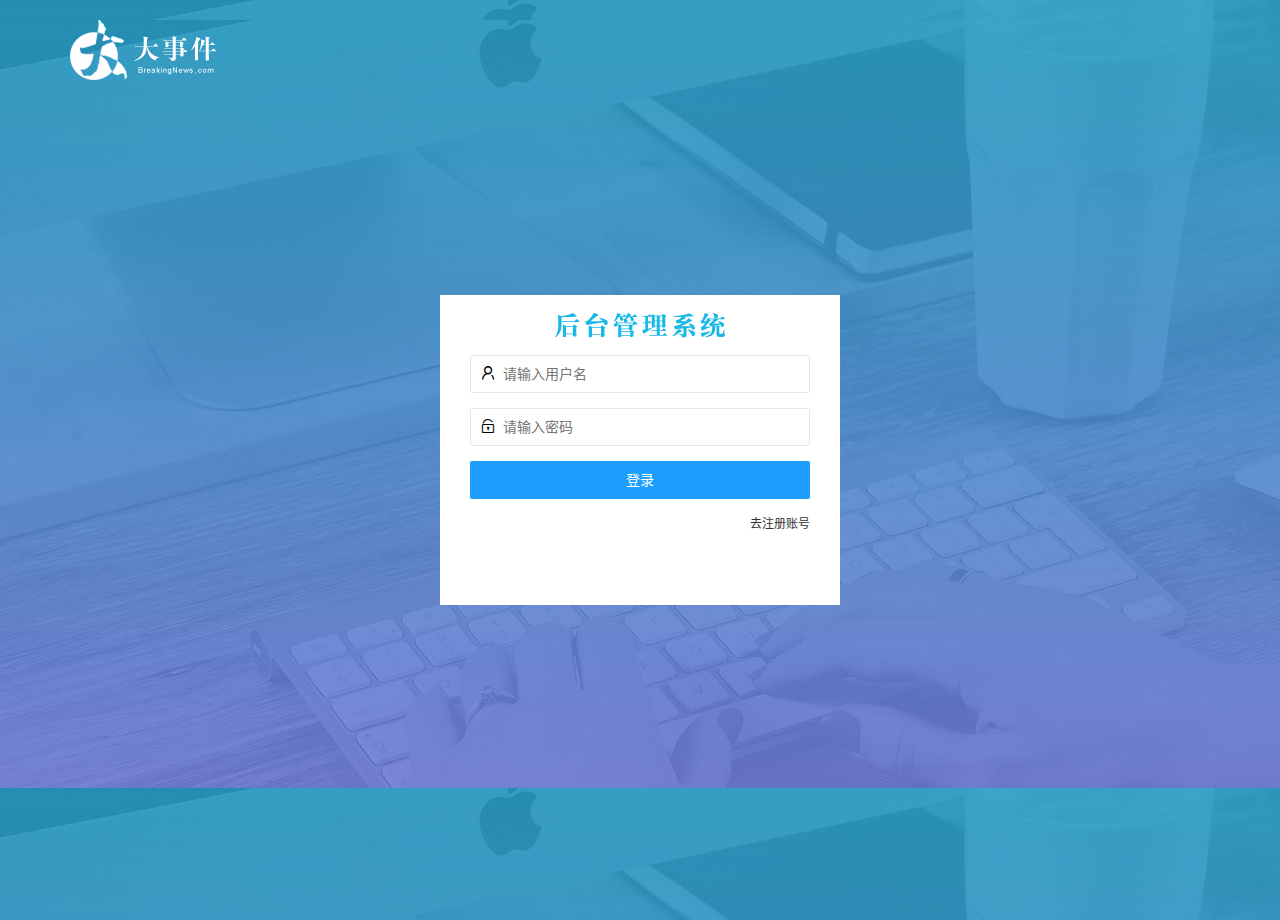
<file: login.html>
<!DOCTYPE html>
<html lang="zh-CN">

<head>
    <meta charset="UTF-8">
    <meta name="viewport" content="width=device-width, initial-scale=1.0">
    <title>大事件-login</title>
    <link rel="stylesheet" href="/assets/lib/layui/css/layui.css">
    <link rel="stylesheet" href="/assets/css/login.css">
</head>

<body>
    <div class="layui-main">
        <img src="/assets/images/logo.png" alt="">
    </div>
    <div class="login-box">
        <div class="title_box"></div>
        <!-- 登录 -->
        <div class="form-login">
            <form class="layui-form" action="" id="form_login">
                <div class="layui-form-item">
                    <i class="layui-icon layui-icon-username"></i>
                    <input type="text" name="username" required lay-verify="required" placeholder="请输入用户名"
                        autocomplete="off" class="layui-input">
                </div>
                <div class="layui-form-item">
                    <i class="layui-icon layui-icon-password"></i>
                    <input type="password" name="password" required lay-verify="required|pwd" placeholder="请输入密码"
                        autocomplete="off" class="layui-input">
                </div>
                <div class="layui-form-item">
                    <button class="layui-btn layui-btn-normal layui-btn-fluid" lay-submit
                        lay-filter="formDemo">登录</button>
                </div>
                <div class="layui-form-item">
                    <a href="javascript:;" id="goReg">去注册账号</a>
                </div>
            </form>
        </div>
        <!-- 注册 -->
        <div class="form-reg">
            <form class="layui-form" action="" id="form_reg">
                <div class="layui-form-item">
                    <i class="layui-icon layui-icon-username"></i>
                    <input id="reg_uname" type="text" name="username" required lay-verify="required"
                        placeholder="请输入用户名" autocomplete="off" class="layui-input">
                </div>
                <div class="layui-form-item">
                    <i class="layui-icon layui-icon-password"></i>
                    <input id="reg_pwd" type="password" name="password" required lay-verify="required|pwd"
                        placeholder="请输入密码" autocomplete="off" class="layui-input">
                </div>
                <div class="layui-form-item">
                    <i class="layui-icon layui-icon-password"></i>
                    <input type="password" name="repassword" required lay-verify="required|pwd|repwd"
                        placeholder="请确认密码" autocomplete="off" class="layui-input">
                </div>
                <div class="layui-form-item">
                    <button class="layui-btn layui-btn-normal layui-btn-fluid" lay-submit
                        lay-filter="formDemo">注册</button>
                </div>
                <div class="layui-form-item">
                    <a href="javascript:;" id="goLogin">去登录</a>
                </div>
            </form>
        </div>
    </div>

    <script src="/assets/lib/layui/layui.all.js"></script>
    <script src="/assets/lib/jquery.js"></script>
    <script src="/assets/js/baseAPI.js"></script>
    <script src="/assets/js/login.js"></script>

</body>

</html>
</file>
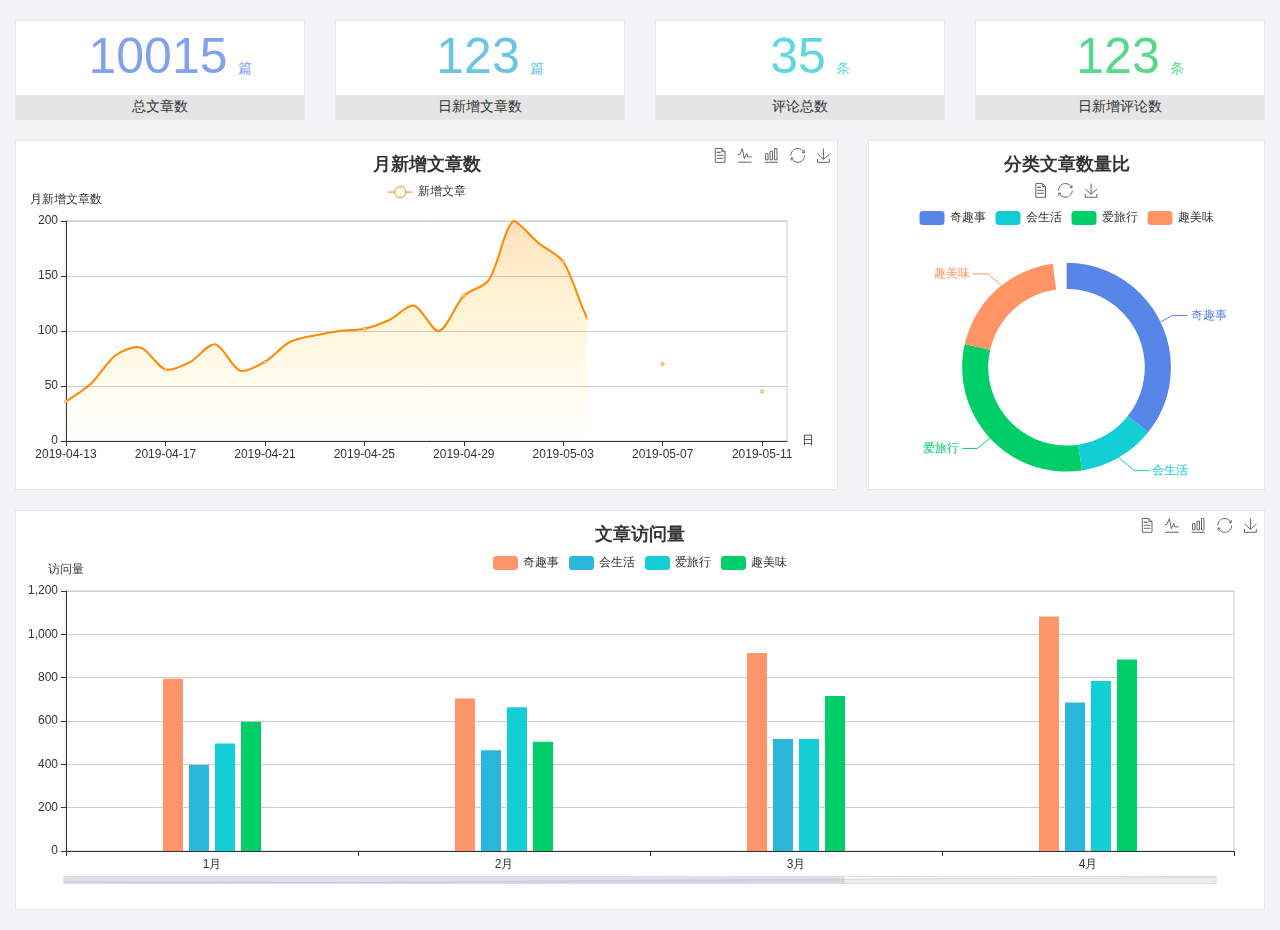
<file: home/dashboard.html>
<!DOCTYPE html>
<html lang="en">

<head>
  <meta charset="UTF-8">
  <meta name="viewport" content="width=device-width, initial-scale=1.0">
  <meta http-equiv="X-UA-Compatible" content="ie=edge">
  <title>图表统计</title>
  <link rel="stylesheet" href="../assets/lib/bootstrap.css" />
  <link rel="stylesheet" href="../assets/lib/main.css" />
  <script src="../assets/lib/jquery.js"></script>
  <script type="text/javascript" src="../assets/lib/echarts.min.js"></script>
</head>

<body>
  <div class="container-fluid">
    <div class="row spannel_list">
      <div class="col-sm-3 col-xs-6">
        <div class="spannel">
          <em>10015</em><span>篇</span>
          <b>总文章数</b>
        </div>
      </div>
      <div class="col-sm-3 col-xs-6">
        <div class="spannel scolor01">
          <em>123</em><span>篇</span>
          <b>日新增文章数</b>
        </div>
      </div>
      <div class="col-sm-3 col-xs-6">
        <div class="spannel scolor02">
          <em>35</em><span>条</span>
          <b>评论总数</b>
        </div>
      </div>
      <div class="col-sm-3 col-xs-6">
        <div class="spannel scolor03">
          <em>123</em><span>条</span>
          <b>日新增评论数</b>
        </div>
      </div>
    </div>
  </div>

  <div class="container-fluid">
    <div class="row curve-pie">
      <div class="col-lg-8 col-md-8">
        <div class="gragh_pannel" id="curve_show"></div>
      </div>
      <div class="col-lg-4 col-md-4">
        <div class="gragh_pannel" id="pie_show"></div>
      </div>
    </div>
  </div>

  <div class="container-fluid">
    <div class="column_pannel" id="column_show"></div>
  </div>

  <script>
    var oChart = echarts.init(document.getElementById('curve_show'));
    var aList_all = [
      { 'count': 36, 'date': '2019-04-13' },
      { 'count': 52, 'date': '2019-04-14' },
      { 'count': 78, 'date': '2019-04-15' },
      { 'count': 85, 'date': '2019-04-16' },
      { 'count': 65, 'date': '2019-04-17' },
      { 'count': 72, 'date': '2019-04-18' },
      { 'count': 88, 'date': '2019-04-19' },
      { 'count': 64, 'date': '2019-04-20' },
      { 'count': 72, 'date': '2019-04-21' },
      { 'count': 90, 'date': '2019-04-22' },
      { 'count': 96, 'date': '2019-04-23' },
      { 'count': 100, 'date': '2019-04-24' },
      { 'count': 102, 'date': '2019-04-25' },
      { 'count': 110, 'date': '2019-04-26' },
      { 'count': 123, 'date': '2019-04-27' },
      { 'count': 100, 'date': '2019-04-28' },
      { 'count': 132, 'date': '2019-04-29' },
      { 'count': 146, 'date': '2019-04-30' },
      { 'count': 200, 'date': '2019-05-01' },
      { 'count': 180, 'date': '2019-05-02' },
      { 'count': 163, 'date': '2019-05-03' },
      { 'count': 110, 'date': '2019-05-04' },
      { 'count': 80, 'date': '2019-05-05' },
      { 'count': 82, 'date': '2019-05-06' },
      { 'count': 70, 'date': '2019-05-07' },
      { 'count': 65, 'date': '2019-05-08' },
      { 'count': 54, 'date': '2019-05-09' },
      { 'count': 40, 'date': '2019-05-10' },
      { 'count': 45, 'date': '2019-05-11' },
      { 'count': 38, 'date': '2019-05-12' },
    ];

    let aCount = [];
    let aDate = [];

    for (var i = 0; i < aList_all.length; i++) {
      aCount.push(aList_all[i].count);
      aDate.push(aList_all[i].date);
    }

    var chartopt = {
      title: {
        text: '月新增文章数',
        left: 'center',
        top: '10'
      },
      tooltip: {
        trigger: 'axis'
      },
      legend: {
        data: ['新增文章'],
        top: '40'
      },
      toolbox: {
        show: true,
        feature: {
          mark: { show: true },
          dataView: { show: true, readOnly: false },
          magicType: { show: true, type: ['line', 'bar'] },
          restore: { show: true },
          saveAsImage: { show: true }
        }
      },
      calculable: true,
      xAxis: [
        {
          name: '日',
          type: 'category',
          boundaryGap: false,
          data: aDate
        }
      ],
      yAxis: [
        {
          name: '月新增文章数',
          type: 'value'
        }
      ],
      series: [
        {
          name: '新增文章',
          type: 'line',
          smooth: true,
          itemStyle: { normal: { areaStyle: { type: 'default' }, color: '#f80' }, lineStyle: { color: '#f80' } },
          data: aCount
        }],
      areaStyle: {
        normal: {
          color: new echarts.graphic.LinearGradient(0, 0, 0, 1, [{
            offset: 0,
            color: 'rgba(255,136,0,0.39)'
          }, {
            offset: .34,
            color: 'rgba(255,180,0,0.25)'
          }, {
            offset: 1,
            color: 'rgba(255,222,0,0.00)'
          }])

        }
      },
      grid: {
        show: true,
        x: 50,
        x2: 50,
        y: 80,
        height: 220
      }
    };

    oChart.setOption(chartopt);


    var oPie = echarts.init(document.getElementById('pie_show'));
    var oPieopt =
    {
      title: {
        top: 10,
        text: '分类文章数量比',
        x: 'center'
      },
      tooltip: {
        trigger: 'item',
        formatter: "{a} <br/>{b} : {c} ({d}%)"
      },
      color: ['#5885e8', '#13cfd5', '#00ce68', '#ff9565'],
      legend: {
        x: 'center',
        top: 65,
        data: ['奇趣事', '会生活', '爱旅行', '趣美味']
      },
      toolbox: {
        show: true,
        x: 'center',
        top: 35,
        feature: {
          mark: { show: true },
          dataView: { show: true, readOnly: false },
          magicType: {
            show: true,
            type: ['pie', 'funnel'],
            option: {
              funnel: {
                x: '25%',
                width: '50%',
                funnelAlign: 'left',
                max: 1548
              }
            }
          },
          restore: { show: true },
          saveAsImage: { show: true }
        }
      },
      calculable: true,
      series: [
        {
          name: '访问来源',
          type: 'pie',
          radius: ['45%', '60%'],
          center: ['50%', '65%'],
          data: [
            { value: 300, name: '奇趣事' },
            { value: 100, name: '会生活' },
            { value: 260, name: '爱旅行' },
            { value: 180, name: '趣美味' }
          ]
        }
      ]
    };
    oPie.setOption(oPieopt);



    var oColumn = this.echarts.init(document.getElementById('column_show'));
    var oColumnopt =
    {
      title: {
        text: '文章访问量',
        left: 'center',
        top: '10'
      },
      tooltip: {
        trigger: 'axis'
      },
      legend: {
        data: ['奇趣事', '会生活', '爱旅行', '趣美味'],
        top: '40'
      },
      toolbox: {
        show: true,
        feature: {
          mark: { show: true },
          dataView: { show: true, readOnly: false },
          magicType: { show: true, type: ['line', 'bar'] },
          restore: { show: true },
          saveAsImage: { show: true }
        }
      },
      calculable: true,
      xAxis: [
        {
          type: 'category',
          data: ['1月', '2月', '3月', '4月', '5月']
        }
      ],
      yAxis: [
        {
          name: '访问量',
          type: 'value'
        }
      ],
      series: [
        {
          name: '奇趣事',
          type: 'bar',
          barWidth: 20,
          itemStyle: {
            normal: { areaStyle: { type: 'default' }, color: '#fd956a' }
          },
          data: [800, 708, 920, 1090, 1200]
        },
        {
          name: '会生活',
          type: 'bar',
          barWidth: 20,
          itemStyle: {
            normal: { areaStyle: { type: 'default' }, color: '#2bb6db' }
          },
          data: [400, 468, 520, 690, 800]
        },
        {
          name: '爱旅行',
          type: 'bar',
          barWidth: 20,
          itemStyle: {
            normal: { areaStyle: { type: 'default' }, color: '#13cfd5' }
          },
          data: [500, 668, 520, 790, 900]
        },
        {
          name: '趣美味',
          type: 'bar',
          barWidth: 20,
          itemStyle: {
            normal: { areaStyle: { type: 'default' }, color: '#00ce68' }
          },
          data: [600, 508, 720, 890, 1000]
        }
      ],
      grid: {
        show: true,
        x: 50,
        x2: 30,
        y: 80,
        height: 260
      },
      dataZoom: [//给x轴设置滚动条
        {
          start: 0,//默认为0
          end: 100 - 1000 / 31,//默认为100
          type: 'slider',
          show: true,
          xAxisIndex: [0],
          handleSize: 0,//滑动条的 左右2个滑动条的大小
          height: 8,//组件高度
          left: 45, //左边的距离
          right: 50,//右边的距离
          bottom: 26,//右边的距离
          handleColor: '#ddd',//h滑动图标的颜色
          handleStyle: {
            borderColor: "#cacaca",
            borderWidth: "1",
            shadowBlur: 2,
            background: "#ddd",
            shadowColor: "#ddd",
          }
        }]
    };
    oColumn.setOption(oColumnopt);
  </script>
</body>

</html>
</file>
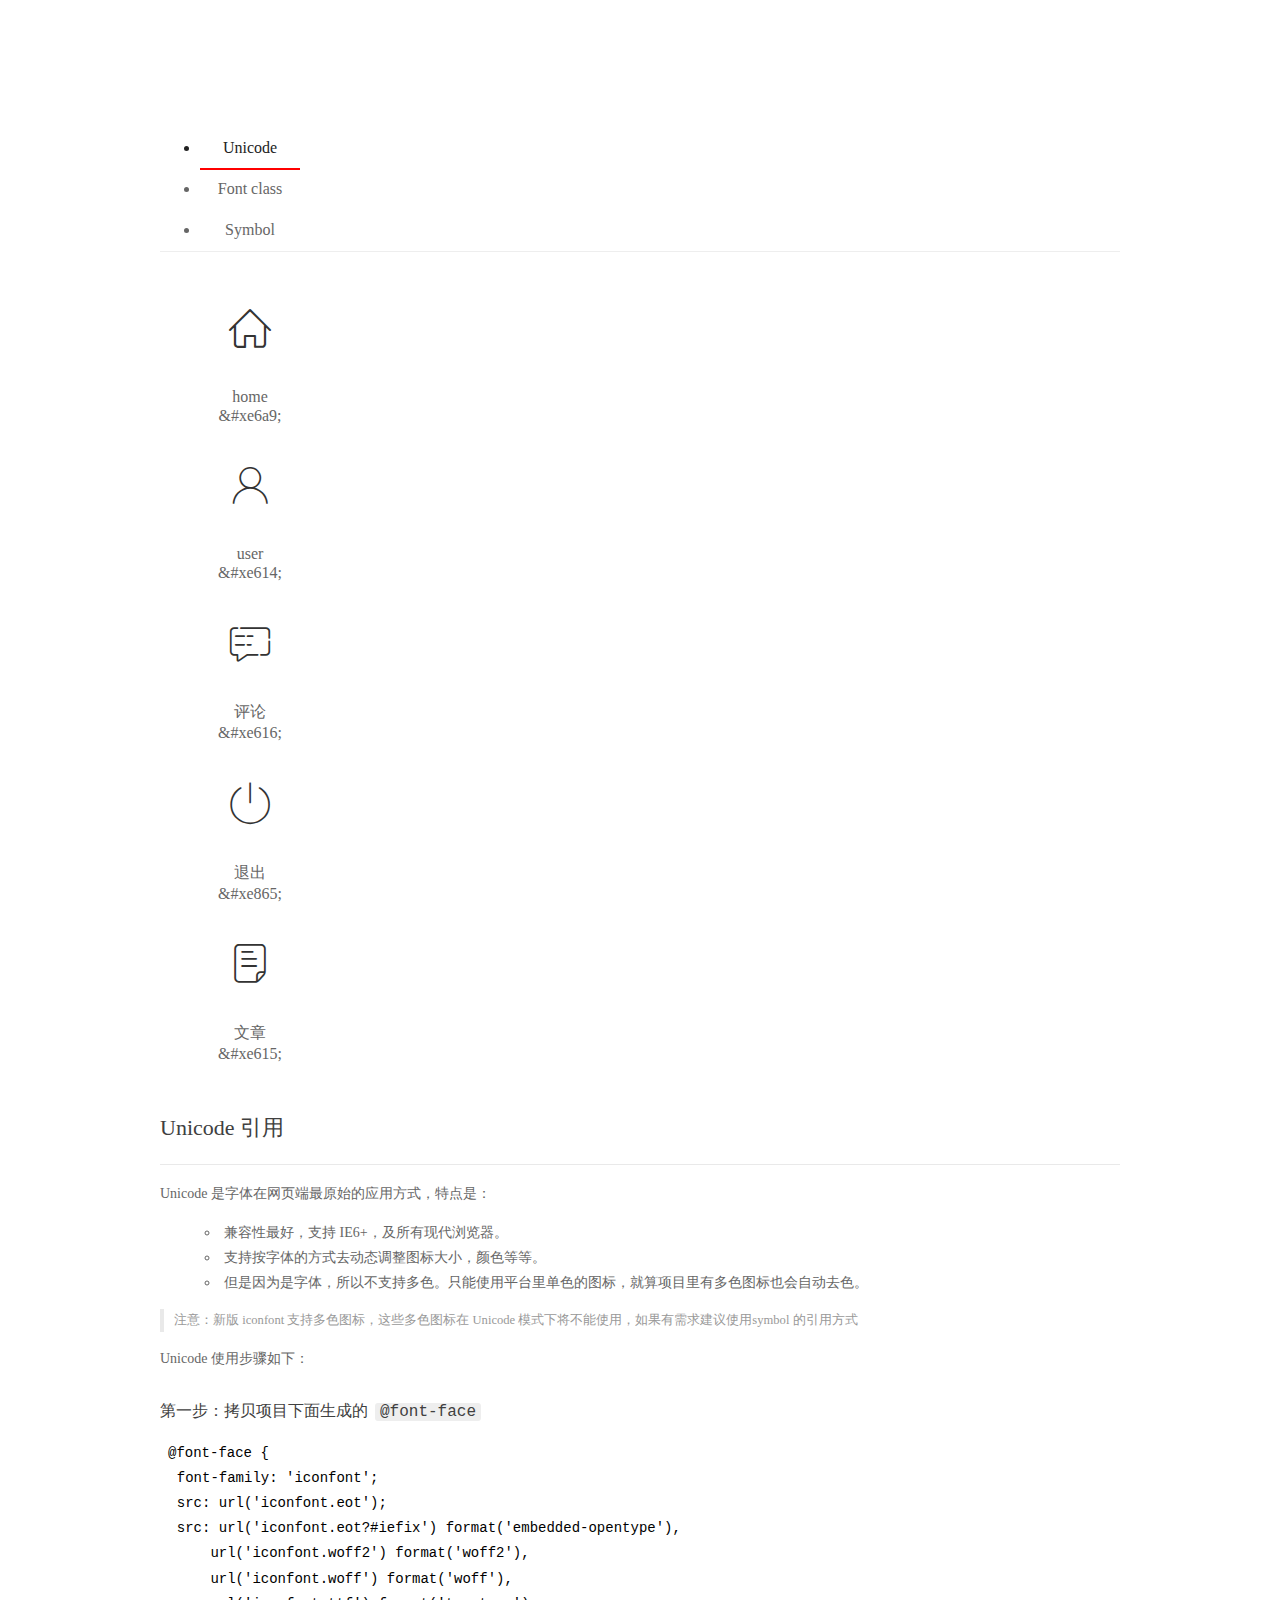
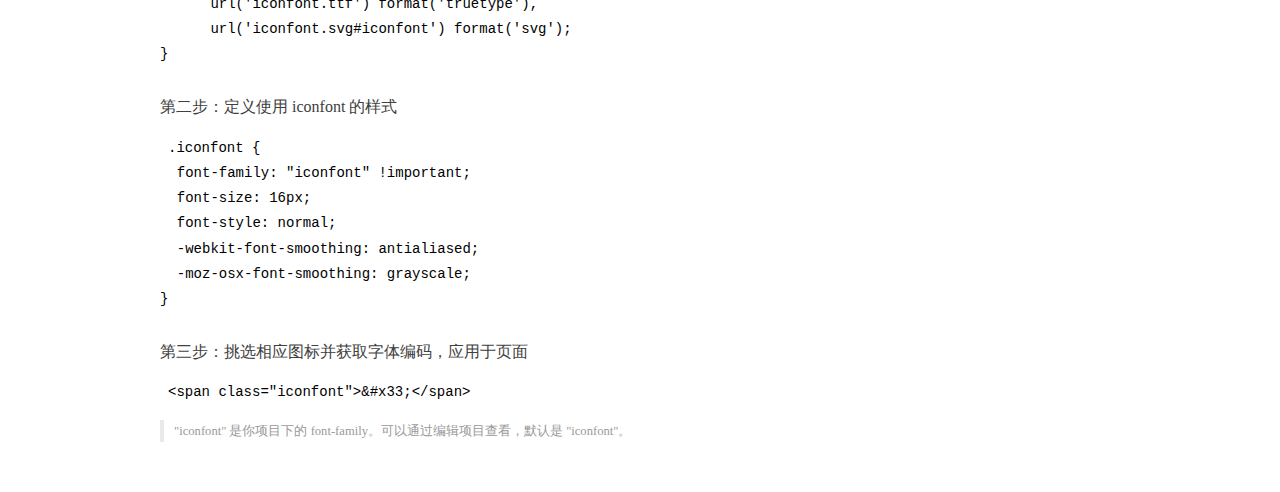
<file: assets/fonts/demo_index.html>
<!DOCTYPE html>
<html>
<head>
  <meta charset="utf-8"/>
  <title>IconFont Demo</title>
  <link rel="shortcut icon" href="https://gtms04.alicdn.com/tps/i4/TB1_oz6GVXXXXaFXpXXJDFnIXXX-64-64.ico" type="image/x-icon"/>
  <link rel="stylesheet" href="https://g.alicdn.com/thx/cube/1.3.2/cube.min.css">
  <link rel="stylesheet" href="demo.css">
  <link rel="stylesheet" href="iconfont.css">
  <script src="iconfont.js"></script>
  <!-- jQuery -->
  <script src="https://a1.alicdn.com/oss/uploads/2018/12/26/7bfddb60-08e8-11e9-9b04-53e73bb6408b.js"></script>
  <!-- 代码高亮 -->
  <script src="https://a1.alicdn.com/oss/uploads/2018/12/26/a3f714d0-08e6-11e9-8a15-ebf944d7534c.js"></script>
</head>
<body>
  <div class="main">
    <h1 class="logo"><a href="https://www.iconfont.cn/" title="iconfont 首页" target="_blank">&#xe86b;</a></h1>
    <div class="nav-tabs">
      <ul id="tabs" class="dib-box">
        <li class="dib active"><span>Unicode</span></li>
        <li class="dib"><span>Font class</span></li>
        <li class="dib"><span>Symbol</span></li>
      </ul>
      
    </div>
    <div class="tab-container">
      <div class="content unicode" style="display: block;">
          <ul class="icon_lists dib-box">
          
            <li class="dib">
              <span class="icon iconfont">&#xe6a9;</span>
                <div class="name">home</div>
                <div class="code-name">&amp;#xe6a9;</div>
              </li>
          
            <li class="dib">
              <span class="icon iconfont">&#xe614;</span>
                <div class="name">user</div>
                <div class="code-name">&amp;#xe614;</div>
              </li>
          
            <li class="dib">
              <span class="icon iconfont">&#xe616;</span>
                <div class="name">评论</div>
                <div class="code-name">&amp;#xe616;</div>
              </li>
          
            <li class="dib">
              <span class="icon iconfont">&#xe865;</span>
                <div class="name">退出</div>
                <div class="code-name">&amp;#xe865;</div>
              </li>
          
            <li class="dib">
              <span class="icon iconfont">&#xe615;</span>
                <div class="name">文章</div>
                <div class="code-name">&amp;#xe615;</div>
              </li>
          
          </ul>
          <div class="article markdown">
          <h2 id="unicode-">Unicode 引用</h2>
          <hr>

          <p>Unicode 是字体在网页端最原始的应用方式，特点是：</p>
          <ul>
            <li>兼容性最好，支持 IE6+，及所有现代浏览器。</li>
            <li>支持按字体的方式去动态调整图标大小，颜色等等。</li>
            <li>但是因为是字体，所以不支持多色。只能使用平台里单色的图标，就算项目里有多色图标也会自动去色。</li>
          </ul>
          <blockquote>
            <p>注意：新版 iconfont 支持多色图标，这些多色图标在 Unicode 模式下将不能使用，如果有需求建议使用symbol 的引用方式</p>
          </blockquote>
          <p>Unicode 使用步骤如下：</p>
          <h3 id="-font-face">第一步：拷贝项目下面生成的 <code>@font-face</code></h3>
<pre><code class="language-css"
>@font-face {
  font-family: 'iconfont';
  src: url('iconfont.eot');
  src: url('iconfont.eot?#iefix') format('embedded-opentype'),
      url('iconfont.woff2') format('woff2'),
      url('iconfont.woff') format('woff'),
      url('iconfont.ttf') format('truetype'),
      url('iconfont.svg#iconfont') format('svg');
}
</code></pre>
          <h3 id="-iconfont-">第二步：定义使用 iconfont 的样式</h3>
<pre><code class="language-css"
>.iconfont {
  font-family: "iconfont" !important;
  font-size: 16px;
  font-style: normal;
  -webkit-font-smoothing: antialiased;
  -moz-osx-font-smoothing: grayscale;
}
</code></pre>
          <h3 id="-">第三步：挑选相应图标并获取字体编码，应用于页面</h3>
<pre>
<code class="language-html"
>&lt;span class="iconfont"&gt;&amp;#x33;&lt;/span&gt;
</code></pre>
          <blockquote>
            <p>"iconfont" 是你项目下的 font-family。可以通过编辑项目查看，默认是 "iconfont"。</p>
          </blockquote>
          </div>
      </div>
      <div class="content font-class">
        <ul class="icon_lists dib-box">
          
          <li class="dib">
            <span class="icon iconfont icon-home"></span>
            <div class="name">
              home
            </div>
            <div class="code-name">.icon-home
            </div>
          </li>
          
          <li class="dib">
            <span class="icon iconfont icon-user"></span>
            <div class="name">
              user
            </div>
            <div class="code-name">.icon-user
            </div>
          </li>
          
          <li class="dib">
            <span class="icon iconfont icon-pinglun"></span>
            <div class="name">
              评论
            </div>
            <div class="code-name">.icon-pinglun
            </div>
          </li>
          
          <li class="dib">
            <span class="icon iconfont icon-tuichu"></span>
            <div class="name">
              退出
            </div>
            <div class="code-name">.icon-tuichu
            </div>
          </li>
          
          <li class="dib">
            <span class="icon iconfont icon-16"></span>
            <div class="name">
              文章
            </div>
            <div class="code-name">.icon-16
            </div>
          </li>
          
        </ul>
        <div class="article markdown">
        <h2 id="font-class-">font-class 引用</h2>
        <hr>

        <p>font-class 是 Unicode 使用方式的一种变种，主要是解决 Unicode 书写不直观，语意不明确的问题。</p>
        <p>与 Unicode 使用方式相比，具有如下特点：</p>
        <ul>
          <li>兼容性良好，支持 IE8+，及所有现代浏览器。</li>
          <li>相比于 Unicode 语意明确，书写更直观。可以很容易分辨这个 icon 是什么。</li>
          <li>因为使用 class 来定义图标，所以当要替换图标时，只需要修改 class 里面的 Unicode 引用。</li>
          <li>不过因为本质上还是使用的字体，所以多色图标还是不支持的。</li>
        </ul>
        <p>使用步骤如下：</p>
        <h3 id="-fontclass-">第一步：引入项目下面生成的 fontclass 代码：</h3>
<pre><code class="language-html">&lt;link rel="stylesheet" href="./iconfont.css"&gt;
</code></pre>
        <h3 id="-">第二步：挑选相应图标并获取类名，应用于页面：</h3>
<pre><code class="language-html">&lt;span class="iconfont icon-xxx"&gt;&lt;/span&gt;
</code></pre>
        <blockquote>
          <p>"
            iconfont" 是你项目下的 font-family。可以通过编辑项目查看，默认是 "iconfont"。</p>
        </blockquote>
      </div>
      </div>
      <div class="content symbol">
          <ul class="icon_lists dib-box">
          
            <li class="dib">
                <svg class="icon svg-icon" aria-hidden="true">
                  <use xlink:href="#icon-home"></use>
                </svg>
                <div class="name">home</div>
                <div class="code-name">#icon-home</div>
            </li>
          
            <li class="dib">
                <svg class="icon svg-icon" aria-hidden="true">
                  <use xlink:href="#icon-user"></use>
                </svg>
                <div class="name">user</div>
                <div class="code-name">#icon-user</div>
            </li>
          
            <li class="dib">
                <svg class="icon svg-icon" aria-hidden="true">
                  <use xlink:href="#icon-pinglun"></use>
                </svg>
                <div class="name">评论</div>
                <div class="code-name">#icon-pinglun</div>
            </li>
          
            <li class="dib">
                <svg class="icon svg-icon" aria-hidden="true">
                  <use xlink:href="#icon-tuichu"></use>
                </svg>
                <div class="name">退出</div>
                <div class="code-name">#icon-tuichu</div>
            </li>
          
            <li class="dib">
                <svg class="icon svg-icon" aria-hidden="true">
                  <use xlink:href="#icon-16"></use>
                </svg>
                <div class="name">文章</div>
                <div class="code-name">#icon-16</div>
            </li>
          
          </ul>
          <div class="article markdown">
          <h2 id="symbol-">Symbol 引用</h2>
          <hr>

          <p>这是一种全新的使用方式，应该说这才是未来的主流，也是平台目前推荐的用法。相关介绍可以参考这篇<a href="">文章</a>
            这种用法其实是做了一个 SVG 的集合，与另外两种相比具有如下特点：</p>
          <ul>
            <li>支持多色图标了，不再受单色限制。</li>
            <li>通过一些技巧，支持像字体那样，通过 <code>font-size</code>, <code>color</code> 来调整样式。</li>
            <li>兼容性较差，支持 IE9+，及现代浏览器。</li>
            <li>浏览器渲染 SVG 的性能一般，还不如 png。</li>
          </ul>
          <p>使用步骤如下：</p>
          <h3 id="-symbol-">第一步：引入项目下面生成的 symbol 代码：</h3>
<pre><code class="language-html">&lt;script src="./iconfont.js"&gt;&lt;/script&gt;
</code></pre>
          <h3 id="-css-">第二步：加入通用 CSS 代码（引入一次就行）：</h3>
<pre><code class="language-html">&lt;style&gt;
.icon {
  width: 1em;
  height: 1em;
  vertical-align: -0.15em;
  fill: currentColor;
  overflow: hidden;
}
&lt;/style&gt;
</code></pre>
          <h3 id="-">第三步：挑选相应图标并获取类名，应用于页面：</h3>
<pre><code class="language-html">&lt;svg class="icon" aria-hidden="true"&gt;
  &lt;use xlink:href="#icon-xxx"&gt;&lt;/use&gt;
&lt;/svg&gt;
</code></pre>
          </div>
      </div>

    </div>
  </div>
  <script>
  $(document).ready(function () {
      $('.tab-container .content:first').show()

      $('#tabs li').click(function (e) {
        var tabContent = $('.tab-container .content')
        var index = $(this).index()

        if ($(this).hasClass('active')) {
          return
        } else {
          $('#tabs li').removeClass('active')
          $(this).addClass('active')

          tabContent.hide().eq(index).fadeIn()
        }
      })
    })
  </script>
</body>
</html>
</file>
<file: assets/lib/layui/css/layui.css>
/** layui-v2.5.5 MIT License By https://www.layui.com */
 .layui-inline,img{display:inline-block;vertical-align:middle}h1,h2,h3,h4,h5,h6{font-weight:400}.layui-edge,.layui-header,.layui-inline,.layui-main{position:relative}.layui-body,.layui-edge,.layui-elip{overflow:hidden}.layui-btn,.layui-edge,.layui-inline,img{vertical-align:middle}.layui-btn,.layui-disabled,.layui-icon,.layui-unselect{-moz-user-select:none;-webkit-user-select:none;-ms-user-select:none}.layui-elip,.layui-form-checkbox span,.layui-form-pane .layui-form-label{text-overflow:ellipsis;white-space:nowrap}.layui-breadcrumb,.layui-tree-btnGroup{visibility:hidden}blockquote,body,button,dd,div,dl,dt,form,h1,h2,h3,h4,h5,h6,input,li,ol,p,pre,td,textarea,th,ul{margin:0;padding:0;-webkit-tap-highlight-color:rgba(0,0,0,0)}a:active,a:hover{outline:0}img{border:none}li{list-style:none}table{border-collapse:collapse;border-spacing:0}h4,h5,h6{font-size:100%}button,input,optgroup,option,select,textarea{font-family:inherit;font-size:inherit;font-style:inherit;font-weight:inherit;outline:0}pre{white-space:pre-wrap;white-space:-moz-pre-wrap;white-space:-pre-wrap;white-space:-o-pre-wrap;word-wrap:break-word}body{line-height:24px;font:14px Helvetica Neue,Helvetica,PingFang SC,Tahoma,Arial,sans-serif}hr{height:1px;margin:10px 0;border:0;clear:both}a{color:#333;text-decoration:none}a:hover{color:#777}a cite{font-style:normal;*cursor:pointer}.layui-border-box,.layui-border-box *{box-sizing:border-box}.layui-box,.layui-box *{box-sizing:content-box}.layui-clear{clear:both;*zoom:1}.layui-clear:after{content:'\20';clear:both;*zoom:1;display:block;height:0}.layui-inline{*display:inline;*zoom:1}.layui-edge{display:inline-block;width:0;height:0;border-width:6px;border-style:dashed;border-color:transparent}.layui-edge-top{top:-4px;border-bottom-color:#999;border-bottom-style:solid}.layui-edge-right{border-left-color:#999;border-left-style:solid}.layui-edge-bottom{top:2px;border-top-color:#999;border-top-style:solid}.layui-edge-left{border-right-color:#999;border-right-style:solid}.layui-disabled,.layui-disabled:hover{color:#d2d2d2!important;cursor:not-allowed!important}.layui-circle{border-radius:100%}.layui-show{display:block!important}.layui-hide{display:none!important}@font-face{font-family:layui-icon;src:url(../font/iconfont.eot?v=250);src:url(../font/iconfont.eot?v=250#iefix) format('embedded-opentype'),url(../font/iconfont.woff2?v=250) format('woff2'),url(../font/iconfont.woff?v=250) format('woff'),url(../font/iconfont.ttf?v=250) format('truetype'),url(../font/iconfont.svg?v=250#layui-icon) format('svg')}.layui-icon{font-family:layui-icon!important;font-size:16px;font-style:normal;-webkit-font-smoothing:antialiased;-moz-osx-font-smoothing:grayscale}.layui-icon-reply-fill:before{content:"\e611"}.layui-icon-set-fill:before{content:"\e614"}.layui-icon-menu-fill:before{content:"\e60f"}.layui-icon-search:before{content:"\e615"}.layui-icon-share:before{content:"\e641"}.layui-icon-set-sm:before{content:"\e620"}.layui-icon-engine:before{content:"\e628"}.layui-icon-close:before{content:"\1006"}.layui-icon-close-fill:before{content:"\1007"}.layui-icon-chart-screen:before{content:"\e629"}.layui-icon-star:before{content:"\e600"}.layui-icon-circle-dot:before{content:"\e617"}.layui-icon-chat:before{content:"\e606"}.layui-icon-release:before{content:"\e609"}.layui-icon-list:before{content:"\e60a"}.layui-icon-chart:before{content:"\e62c"}.layui-icon-ok-circle:before{content:"\1005"}.layui-icon-layim-theme:before{content:"\e61b"}.layui-icon-table:before{content:"\e62d"}.layui-icon-right:before{content:"\e602"}.layui-icon-left:before{content:"\e603"}.layui-icon-cart-simple:before{content:"\e698"}.layui-icon-face-cry:before{content:"\e69c"}.layui-icon-face-smile:before{content:"\e6af"}.layui-icon-survey:before{content:"\e6b2"}.layui-icon-tree:before{content:"\e62e"}.layui-icon-upload-circle:before{content:"\e62f"}.layui-icon-add-circle:before{content:"\e61f"}.layui-icon-download-circle:before{content:"\e601"}.layui-icon-templeate-1:before{content:"\e630"}.layui-icon-util:before{content:"\e631"}.layui-icon-face-surprised:before{content:"\e664"}.layui-icon-edit:before{content:"\e642"}.layui-icon-speaker:before{content:"\e645"}.layui-icon-down:before{content:"\e61a"}.layui-icon-file:before{content:"\e621"}.layui-icon-layouts:before{content:"\e632"}.layui-icon-rate-half:before{content:"\e6c9"}.layui-icon-add-circle-fine:before{content:"\e608"}.layui-icon-prev-circle:before{content:"\e633"}.layui-icon-read:before{content:"\e705"}.layui-icon-404:before{content:"\e61c"}.layui-icon-carousel:before{content:"\e634"}.layui-icon-help:before{content:"\e607"}.layui-icon-code-circle:before{content:"\e635"}.layui-icon-water:before{content:"\e636"}.layui-icon-username:before{content:"\e66f"}.layui-icon-find-fill:before{content:"\e670"}.layui-icon-about:before{content:"\e60b"}.layui-icon-location:before{content:"\e715"}.layui-icon-up:before{content:"\e619"}.layui-icon-pause:before{content:"\e651"}.layui-icon-date:before{content:"\e637"}.layui-icon-layim-uploadfile:before{content:"\e61d"}.layui-icon-delete:before{content:"\e640"}.layui-icon-play:before{content:"\e652"}.layui-icon-top:before{content:"\e604"}.layui-icon-friends:before{content:"\e612"}.layui-icon-refresh-3:before{content:"\e9aa"}.layui-icon-ok:before{content:"\e605"}.layui-icon-layer:before{content:"\e638"}.layui-icon-face-smile-fine:before{content:"\e60c"}.layui-icon-dollar:before{content:"\e659"}.layui-icon-group:before{content:"\e613"}.layui-icon-layim-download:before{content:"\e61e"}.layui-icon-picture-fine:before{content:"\e60d"}.layui-icon-link:before{content:"\e64c"}.layui-icon-diamond:before{content:"\e735"}.layui-icon-log:before{content:"\e60e"}.layui-icon-rate-solid:before{content:"\e67a"}.layui-icon-fonts-del:before{content:"\e64f"}.layui-icon-unlink:before{content:"\e64d"}.layui-icon-fonts-clear:before{content:"\e639"}.layui-icon-triangle-r:before{content:"\e623"}.layui-icon-circle:before{content:"\e63f"}.layui-icon-radio:before{content:"\e643"}.layui-icon-align-center:before{content:"\e647"}.layui-icon-align-right:before{content:"\e648"}.layui-icon-align-left:before{content:"\e649"}.layui-icon-loading-1:before{content:"\e63e"}.layui-icon-return:before{content:"\e65c"}.layui-icon-fonts-strong:before{content:"\e62b"}.layui-icon-upload:before{content:"\e67c"}.layui-icon-dialogue:before{content:"\e63a"}.layui-icon-video:before{content:"\e6ed"}.layui-icon-headset:before{content:"\e6fc"}.layui-icon-cellphone-fine:before{content:"\e63b"}.layui-icon-add-1:before{content:"\e654"}.layui-icon-face-smile-b:before{content:"\e650"}.layui-icon-fonts-html:before{content:"\e64b"}.layui-icon-form:before{content:"\e63c"}.layui-icon-cart:before{content:"\e657"}.layui-icon-camera-fill:before{content:"\e65d"}.layui-icon-tabs:before{content:"\e62a"}.layui-icon-fonts-code:before{content:"\e64e"}.layui-icon-fire:before{content:"\e756"}.layui-icon-set:before{content:"\e716"}.layui-icon-fonts-u:before{content:"\e646"}.layui-icon-triangle-d:before{content:"\e625"}.layui-icon-tips:before{content:"\e702"}.layui-icon-picture:before{content:"\e64a"}.layui-icon-more-vertical:before{content:"\e671"}.layui-icon-flag:before{content:"\e66c"}.layui-icon-loading:before{content:"\e63d"}.layui-icon-fonts-i:before{content:"\e644"}.layui-icon-refresh-1:before{content:"\e666"}.layui-icon-rmb:before{content:"\e65e"}.layui-icon-home:before{content:"\e68e"}.layui-icon-user:before{content:"\e770"}.layui-icon-notice:before{content:"\e667"}.layui-icon-login-weibo:before{content:"\e675"}.layui-icon-voice:before{content:"\e688"}.layui-icon-upload-drag:before{content:"\e681"}.layui-icon-login-qq:before{content:"\e676"}.layui-icon-snowflake:before{content:"\e6b1"}.layui-icon-file-b:before{content:"\e655"}.layui-icon-template:before{content:"\e663"}.layui-icon-auz:before{content:"\e672"}.layui-icon-console:before{content:"\e665"}.layui-icon-app:before{content:"\e653"}.layui-icon-prev:before{content:"\e65a"}.layui-icon-website:before{content:"\e7ae"}.layui-icon-next:before{content:"\e65b"}.layui-icon-component:before{content:"\e857"}.layui-icon-more:before{content:"\e65f"}.layui-icon-login-wechat:before{content:"\e677"}.layui-icon-shrink-right:before{content:"\e668"}.layui-icon-spread-left:before{content:"\e66b"}.layui-icon-camera:before{content:"\e660"}.layui-icon-note:before{content:"\e66e"}.layui-icon-refresh:before{content:"\e669"}.layui-icon-female:before{content:"\e661"}.layui-icon-male:before{content:"\e662"}.layui-icon-password:before{content:"\e673"}.layui-icon-senior:before{content:"\e674"}.layui-icon-theme:before{content:"\e66a"}.layui-icon-tread:before{content:"\e6c5"}.layui-icon-praise:before{content:"\e6c6"}.layui-icon-star-fill:before{content:"\e658"}.layui-icon-rate:before{content:"\e67b"}.layui-icon-template-1:before{content:"\e656"}.layui-icon-vercode:before{content:"\e679"}.layui-icon-cellphone:before{content:"\e678"}.layui-icon-screen-full:before{content:"\e622"}.layui-icon-screen-restore:before{content:"\e758"}.layui-icon-cols:before{content:"\e610"}.layui-icon-export:before{content:"\e67d"}.layui-icon-print:before{content:"\e66d"}.layui-icon-slider:before{content:"\e714"}.layui-icon-addition:before{content:"\e624"}.layui-icon-subtraction:before{content:"\e67e"}.layui-icon-service:before{content:"\e626"}.layui-icon-transfer:before{content:"\e691"}.layui-main{width:1140px;margin:0 auto}.layui-header{z-index:1000;height:60px}.layui-header a:hover{transition:all .5s;-webkit-transition:all .5s}.layui-side{position:fixed;left:0;top:0;bottom:0;z-index:999;width:200px;overflow-x:hidden}.layui-side-scroll{position:relative;width:220px;height:100%;overflow-x:hidden}.layui-body{position:absolute;left:200px;right:0;top:0;bottom:0;z-index:998;width:auto;overflow-y:auto;box-sizing:border-box}.layui-layout-body{overflow:hidden}.layui-layout-admin .layui-header{background-color:#23262E}.layui-layout-admin .layui-side{top:60px;width:200px;overflow-x:hidden}.layui-layout-admin .layui-body{position:fixed;top:60px;bottom:44px}.layui-layout-admin .layui-main{width:auto;margin:0 15px}.layui-layout-admin .layui-footer{position:fixed;left:200px;right:0;bottom:0;height:44px;line-height:44px;padding:0 15px;background-color:#eee}.layui-layout-admin .layui-logo{position:absolute;left:0;top:0;width:200px;height:100%;line-height:60px;text-align:center;color:#009688;font-size:16px}.layui-layout-admin .layui-header .layui-nav{background:0 0}.layui-layout-left{position:absolute!important;left:200px;top:0}.layui-layout-right{position:absolute!important;right:0;top:0}.layui-container{position:relative;margin:0 auto;padding:0 15px;box-sizing:border-box}.layui-fluid{position:relative;margin:0 auto;padding:0 15px}.layui-row:after,.layui-row:before{content:'';display:block;clear:both}.layui-col-lg1,.layui-col-lg10,.layui-col-lg11,.layui-col-lg12,.layui-col-lg2,.layui-col-lg3,.layui-col-lg4,.layui-col-lg5,.layui-col-lg6,.layui-col-lg7,.layui-col-lg8,.layui-col-lg9,.layui-col-md1,.layui-col-md10,.layui-col-md11,.layui-col-md12,.layui-col-md2,.layui-col-md3,.layui-col-md4,.layui-col-md5,.layui-col-md6,.layui-col-md7,.layui-col-md8,.layui-col-md9,.layui-col-sm1,.layui-col-sm10,.layui-col-sm11,.layui-col-sm12,.layui-col-sm2,.layui-col-sm3,.layui-col-sm4,.layui-col-sm5,.layui-col-sm6,.layui-col-sm7,.layui-col-sm8,.layui-col-sm9,.layui-col-xs1,.layui-col-xs10,.layui-col-xs11,.layui-col-xs12,.layui-col-xs2,.layui-col-xs3,.layui-col-xs4,.layui-col-xs5,.layui-col-xs6,.layui-col-xs7,.layui-col-xs8,.layui-col-xs9{position:relative;display:block;box-sizing:border-box}.layui-col-xs1,.layui-col-xs10,.layui-col-xs11,.layui-col-xs12,.layui-col-xs2,.layui-col-xs3,.layui-col-xs4,.layui-col-xs5,.layui-col-xs6,.layui-col-xs7,.layui-col-xs8,.layui-col-xs9{float:left}.layui-col-xs1{width:8.33333333%}.layui-col-xs2{width:16.66666667%}.layui-col-xs3{width:25%}.layui-col-xs4{width:33.33333333%}.layui-col-xs5{width:41.66666667%}.layui-col-xs6{width:50%}.layui-col-xs7{width:58.33333333%}.layui-col-xs8{width:66.66666667%}.layui-col-xs9{width:75%}.layui-col-xs10{width:83.33333333%}.layui-col-xs11{width:91.66666667%}.layui-col-xs12{width:100%}.layui-col-xs-offset1{margin-left:8.33333333%}.layui-col-xs-offset2{margin-left:16.66666667%}.layui-col-xs-offset3{margin-left:25%}.layui-col-xs-offset4{margin-left:33.33333333%}.layui-col-xs-offset5{margin-left:41.66666667%}.layui-col-xs-offset6{margin-left:50%}.layui-col-xs-offset7{margin-left:58.33333333%}.layui-col-xs-offset8{margin-left:66.66666667%}.layui-col-xs-offset9{margin-left:75%}.layui-col-xs-offset10{margin-left:83.33333333%}.layui-col-xs-offset11{margin-left:91.66666667%}.layui-col-xs-offset12{margin-left:100%}@media screen and (max-width:768px){.layui-hide-xs{display:none!important}.layui-show-xs-block{display:block!important}.layui-show-xs-inline{display:inline!important}.layui-show-xs-inline-block{display:inline-block!important}}@media screen and (min-width:768px){.layui-container{width:750px}.layui-hide-sm{display:none!important}.layui-show-sm-block{display:block!important}.layui-show-sm-inline{display:inline!important}.layui-show-sm-inline-block{display:inline-block!important}.layui-col-sm1,.layui-col-sm10,.layui-col-sm11,.layui-col-sm12,.layui-col-sm2,.layui-col-sm3,.layui-col-sm4,.layui-col-sm5,.layui-col-sm6,.layui-col-sm7,.layui-col-sm8,.layui-col-sm9{float:left}.layui-col-sm1{width:8.33333333%}.layui-col-sm2{width:16.66666667%}.layui-col-sm3{width:25%}.layui-col-sm4{width:33.33333333%}.layui-col-sm5{width:41.66666667%}.layui-col-sm6{width:50%}.layui-col-sm7{width:58.33333333%}.layui-col-sm8{width:66.66666667%}.layui-col-sm9{width:75%}.layui-col-sm10{width:83.33333333%}.layui-col-sm11{width:91.66666667%}.layui-col-sm12{width:100%}.layui-col-sm-offset1{margin-left:8.33333333%}.layui-col-sm-offset2{margin-left:16.66666667%}.layui-col-sm-offset3{margin-left:25%}.layui-col-sm-offset4{margin-left:33.33333333%}.layui-col-sm-offset5{margin-left:41.66666667%}.layui-col-sm-offset6{margin-left:50%}.layui-col-sm-offset7{margin-left:58.33333333%}.layui-col-sm-offset8{margin-left:66.66666667%}.layui-col-sm-offset9{margin-left:75%}.layui-col-sm-offset10{margin-left:83.33333333%}.layui-col-sm-offset11{margin-left:91.66666667%}.layui-col-sm-offset12{margin-left:100%}}@media screen and (min-width:992px){.layui-container{width:970px}.layui-hide-md{display:none!important}.layui-show-md-block{display:block!important}.layui-show-md-inline{display:inline!important}.layui-show-md-inline-block{display:inline-block!important}.layui-col-md1,.layui-col-md10,.layui-col-md11,.layui-col-md12,.layui-col-md2,.layui-col-md3,.layui-col-md4,.layui-col-md5,.layui-col-md6,.layui-col-md7,.layui-col-md8,.layui-col-md9{float:left}.layui-col-md1{width:8.33333333%}.layui-col-md2{width:16.66666667%}.layui-col-md3{width:25%}.layui-col-md4{width:33.33333333%}.layui-col-md5{width:41.66666667%}.layui-col-md6{width:50%}.layui-col-md7{width:58.33333333%}.layui-col-md8{width:66.66666667%}.layui-col-md9{width:75%}.layui-col-md10{width:83.33333333%}.layui-col-md11{width:91.66666667%}.layui-col-md12{width:100%}.layui-col-md-offset1{margin-left:8.33333333%}.layui-col-md-offset2{margin-left:16.66666667%}.layui-col-md-offset3{margin-left:25%}.layui-col-md-offset4{margin-left:33.33333333%}.layui-col-md-offset5{margin-left:41.66666667%}.layui-col-md-offset6{margin-left:50%}.layui-col-md-offset7{margin-left:58.33333333%}.layui-col-md-offset8{margin-left:66.66666667%}.layui-col-md-offset9{margin-left:75%}.layui-col-md-offset10{margin-left:83.33333333%}.layui-col-md-offset11{margin-left:91.66666667%}.layui-col-md-offset12{margin-left:100%}}@media screen and (min-width:1200px){.layui-container{width:1170px}.layui-hide-lg{display:none!important}.layui-show-lg-block{display:block!important}.layui-show-lg-inline{display:inline!important}.layui-show-lg-inline-block{display:inline-block!important}.layui-col-lg1,.layui-col-lg10,.layui-col-lg11,.layui-col-lg12,.layui-col-lg2,.layui-col-lg3,.layui-col-lg4,.layui-col-lg5,.layui-col-lg6,.layui-col-lg7,.layui-col-lg8,.layui-col-lg9{float:left}.layui-col-lg1{width:8.33333333%}.layui-col-lg2{width:16.66666667%}.layui-col-lg3{width:25%}.layui-col-lg4{width:33.33333333%}.layui-col-lg5{width:41.66666667%}.layui-col-lg6{width:50%}.layui-col-lg7{width:58.33333333%}.layui-col-lg8{width:66.66666667%}.layui-col-lg9{width:75%}.layui-col-lg10{width:83.33333333%}.layui-col-lg11{width:91.66666667%}.layui-col-lg12{width:100%}.layui-col-lg-offset1{margin-left:8.33333333%}.layui-col-lg-offset2{margin-left:16.66666667%}.layui-col-lg-offset3{margin-left:25%}.layui-col-lg-offset4{margin-left:33.33333333%}.layui-col-lg-offset5{margin-left:41.66666667%}.layui-col-lg-offset6{margin-left:50%}.layui-col-lg-offset7{margin-left:58.33333333%}.layui-col-lg-offset8{margin-left:66.66666667%}.layui-col-lg-offset9{margin-left:75%}.layui-col-lg-offset10{margin-left:83.33333333%}.layui-col-lg-offset11{margin-left:91.66666667%}.layui-col-lg-offset12{margin-left:100%}}.layui-col-space1{margin:-.5px}.layui-col-space1>*{padding:.5px}.layui-col-space3{margin:-1.5px}.layui-col-space3>*{padding:1.5px}.layui-col-space5{margin:-2.5px}.layui-col-space5>*{padding:2.5px}.layui-col-space8{margin:-3.5px}.layui-col-space8>*{padding:3.5px}.layui-col-space10{margin:-5px}.layui-col-space10>*{padding:5px}.layui-col-space12{margin:-6px}.layui-col-space12>*{padding:6px}.layui-col-space15{margin:-7.5px}.layui-col-space15>*{padding:7.5px}.layui-col-space18{margin:-9px}.layui-col-space18>*{padding:9px}.layui-col-space20{margin:-10px}.layui-col-space20>*{padding:10px}.layui-col-space22{margin:-11px}.layui-col-space22>*{padding:11px}.layui-col-space25{margin:-12.5px}.layui-col-space25>*{padding:12.5px}.layui-col-space30{margin:-15px}.layui-col-space30>*{padding:15px}.layui-btn,.layui-input,.layui-select,.layui-textarea,.layui-upload-button{outline:0;-webkit-appearance:none;transition:all .3s;-webkit-transition:all .3s;box-sizing:border-box}.layui-elem-quote{margin-bottom:10px;padding:15px;line-height:22px;border-left:5px solid #009688;border-radius:0 2px 2px 0;background-color:#f2f2f2}.layui-quote-nm{border-style:solid;border-width:1px 1px 1px 5px;background:0 0}.layui-elem-field{margin-bottom:10px;padding:0;border-width:1px;border-style:solid}.layui-elem-field legend{margin-left:20px;padding:0 10px;font-size:20px;font-weight:300}.layui-field-title{margin:10px 0 20px;border-width:1px 0 0}.layui-field-box{padding:10px 15px}.layui-field-title .layui-field-box{padding:10px 0}.layui-progress{position:relative;height:6px;border-radius:20px;background-color:#e2e2e2}.layui-progress-bar{position:absolute;left:0;top:0;width:0;max-width:100%;height:6px;border-radius:20px;text-align:right;background-color:#5FB878;transition:all .3s;-webkit-transition:all .3s}.layui-progress-big,.layui-progress-big .layui-progress-bar{height:18px;line-height:18px}.layui-progress-text{position:relative;top:-20px;line-height:18px;font-size:12px;color:#666}.layui-progress-big .layui-progress-text{position:static;padding:0 10px;color:#fff}.layui-collapse{border-width:1px;border-style:solid;border-radius:2px}.layui-colla-content,.layui-colla-item{border-top-width:1px;border-top-style:solid}.layui-colla-item:first-child{border-top:none}.layui-colla-title{position:relative;height:42px;line-height:42px;padding:0 15px 0 35px;color:#333;background-color:#f2f2f2;cursor:pointer;font-size:14px;overflow:hidden}.layui-colla-content{display:none;padding:10px 15px;line-height:22px;color:#666}.layui-colla-icon{position:absolute;left:15px;top:0;font-size:14px}.layui-card{margin-bottom:15px;border-radius:2px;background-color:#fff;box-shadow:0 1px 2px 0 rgba(0,0,0,.05)}.layui-card:last-child{margin-bottom:0}.layui-card-header{position:relative;height:42px;line-height:42px;padding:0 15px;border-bottom:1px solid #f6f6f6;color:#333;border-radius:2px 2px 0 0;font-size:14px}.layui-bg-black,.layui-bg-blue,.layui-bg-cyan,.layui-bg-green,.layui-bg-orange,.layui-bg-red{color:#fff!important}.layui-card-body{position:relative;padding:10px 15px;line-height:24px}.layui-card-body[pad15]{padding:15px}.layui-card-body[pad20]{padding:20px}.layui-card-body .layui-table{margin:5px 0}.layui-card .layui-tab{margin:0}.layui-panel-window{position:relative;padding:15px;border-radius:0;border-top:5px solid #E6E6E6;background-color:#fff}.layui-auxiliar-moving{position:fixed;left:0;right:0;top:0;bottom:0;width:100%;height:100%;background:0 0;z-index:9999999999}.layui-form-label,.layui-form-mid,.layui-form-select,.layui-input-block,.layui-input-inline,.layui-textarea{position:relative}.layui-bg-red{background-color:#FF5722!important}.layui-bg-orange{background-color:#FFB800!important}.layui-bg-green{background-color:#009688!important}.layui-bg-cyan{background-color:#2F4056!important}.layui-bg-blue{background-color:#1E9FFF!important}.layui-bg-black{background-color:#393D49!important}.layui-bg-gray{background-color:#eee!important;color:#666!important}.layui-badge-rim,.layui-colla-content,.layui-colla-item,.layui-collapse,.layui-elem-field,.layui-form-pane .layui-form-item[pane],.layui-form-pane .layui-form-label,.layui-input,.layui-layedit,.layui-layedit-tool,.layui-quote-nm,.layui-select,.layui-tab-bar,.layui-tab-card,.layui-tab-title,.layui-tab-title .layui-this:after,.layui-textarea{border-color:#e6e6e6}.layui-timeline-item:before,hr{background-color:#e6e6e6}.layui-text{line-height:22px;font-size:14px;color:#666}.layui-text h1,.layui-text h2,.layui-text h3{font-weight:500;color:#333}.layui-text h1{font-size:30px}.layui-text h2{font-size:24px}.layui-text h3{font-size:18px}.layui-text a:not(.layui-btn){color:#01AAED}.layui-text a:not(.layui-btn):hover{text-decoration:underline}.layui-text ul{padding:5px 0 5px 15px}.layui-text ul li{margin-top:5px;list-style-type:disc}.layui-text em,.layui-word-aux{color:#999!important;padding:0 5px!important}.layui-btn{display:inline-block;height:38px;line-height:38px;padding:0 18px;background-color:#009688;color:#fff;white-space:nowrap;text-align:center;font-size:14px;border:none;border-radius:2px;cursor:pointer}.layui-btn:hover{opacity:.8;filter:alpha(opacity=80);color:#fff}.layui-btn:active{opacity:1;filter:alpha(opacity=100)}.layui-btn+.layui-btn{margin-left:10px}.layui-btn-container{font-size:0}.layui-btn-container .layui-btn{margin-right:10px;margin-bottom:10px}.layui-btn-container .layui-btn+.layui-btn{margin-left:0}.layui-table .layui-btn-container .layui-btn{margin-bottom:9px}.layui-btn-radius{border-radius:100px}.layui-btn .layui-icon{margin-right:3px;font-size:18px;vertical-align:bottom;vertical-align:middle\9}.layui-btn-primary{border:1px solid #C9C9C9;background-color:#fff;color:#555}.layui-btn-primary:hover{border-color:#009688;color:#333}.layui-btn-normal{background-color:#1E9FFF}.layui-btn-warm{background-color:#FFB800}.layui-btn-danger{background-color:#FF5722}.layui-btn-checked{background-color:#5FB878}.layui-btn-disabled,.layui-btn-disabled:active,.layui-btn-disabled:hover{border:1px solid #e6e6e6;background-color:#FBFBFB;color:#C9C9C9;cursor:not-allowed;opacity:1}.layui-btn-lg{height:44px;line-height:44px;padding:0 25px;font-size:16px}.layui-btn-sm{height:30px;line-height:30px;padding:0 10px;font-size:12px}.layui-btn-sm i{font-size:16px!important}.layui-btn-xs{height:22px;line-height:22px;padding:0 5px;font-size:12px}.layui-btn-xs i{font-size:14px!important}.layui-btn-group{display:inline-block;vertical-align:middle;font-size:0}.layui-btn-group .layui-btn{margin-left:0!important;margin-right:0!important;border-left:1px solid rgba(255,255,255,.5);border-radius:0}.layui-btn-group .layui-btn-primary{border-left:none}.layui-btn-group .layui-btn-primary:hover{border-color:#C9C9C9;color:#009688}.layui-btn-group .layui-btn:first-child{border-left:none;border-radius:2px 0 0 2px}.layui-btn-group .layui-btn-primary:first-child{border-left:1px solid #c9c9c9}.layui-btn-group .layui-btn:last-child{border-radius:0 2px 2px 0}.layui-btn-group .layui-btn+.layui-btn{margin-left:0}.layui-btn-group+.layui-btn-group{margin-left:10px}.layui-btn-fluid{width:100%}.layui-input,.layui-select,.layui-textarea{height:38px;line-height:1.3;line-height:38px\9;border-width:1px;border-style:solid;background-color:#fff;border-radius:2px}.layui-input::-webkit-input-placeholder,.layui-select::-webkit-input-placeholder,.layui-textarea::-webkit-input-placeholder{line-height:1.3}.layui-input,.layui-textarea{display:block;width:100%;padding-left:10px}.layui-input:hover,.layui-textarea:hover{border-color:#D2D2D2!important}.layui-input:focus,.layui-textarea:focus{border-color:#C9C9C9!important}.layui-textarea{min-height:100px;height:auto;line-height:20px;padding:6px 10px;resize:vertical}.layui-select{padding:0 10px}.layui-form input[type=checkbox],.layui-form input[type=radio],.layui-form select{display:none}.layui-form [lay-ignore]{display:initial}.layui-form-item{margin-bottom:15px;clear:both;*zoom:1}.layui-form-item:after{content:'\20';clear:both;*zoom:1;display:block;height:0}.layui-form-label{float:left;display:block;padding:9px 15px;width:80px;font-weight:400;line-height:20px;text-align:right}.layui-form-label-col{display:block;float:none;padding:9px 0;line-height:20px;text-align:left}.layui-form-item .layui-inline{margin-bottom:5px;margin-right:10px}.layui-input-block{margin-left:110px;min-height:36px}.layui-input-inline{display:inline-block;vertical-align:middle}.layui-form-item .layui-input-inline{float:left;width:190px;margin-right:10px}.layui-form-text .layui-input-inline{width:auto}.layui-form-mid{float:left;display:block;padding:9px 0!important;line-height:20px;margin-right:10px}.layui-form-danger+.layui-form-select .layui-input,.layui-form-danger:focus{border-color:#FF5722!important}.layui-form-select .layui-input{padding-right:30px;cursor:pointer}.layui-form-select .layui-edge{position:absolute;right:10px;top:50%;margin-top:-3px;cursor:pointer;border-width:6px;border-top-color:#c2c2c2;border-top-style:solid;transition:all .3s;-webkit-transition:all .3s}.layui-form-select dl{display:none;position:absolute;left:0;top:42px;padding:5px 0;z-index:899;min-width:100%;border:1px solid #d2d2d2;max-height:300px;overflow-y:auto;background-color:#fff;border-radius:2px;box-shadow:0 2px 4px rgba(0,0,0,.12);box-sizing:border-box}.layui-form-select dl dd,.layui-form-select dl dt{padding:0 10px;line-height:36px;white-space:nowrap;overflow:hidden;text-overflow:ellipsis}.layui-form-select dl dt{font-size:12px;color:#999}.layui-form-select dl dd{cursor:pointer}.layui-form-select dl dd:hover{background-color:#f2f2f2;-webkit-transition:.5s all;transition:.5s all}.layui-form-select .layui-select-group dd{padding-left:20px}.layui-form-select dl dd.layui-select-tips{padding-left:10px!important;color:#999}.layui-form-select dl dd.layui-this{background-color:#5FB878;color:#fff}.layui-form-checkbox,.layui-form-select dl dd.layui-disabled{background-color:#fff}.layui-form-selected dl{display:block}.layui-form-checkbox,.layui-form-checkbox *,.layui-form-switch{display:inline-block;vertical-align:middle}.layui-form-selected .layui-edge{margin-top:-9px;-webkit-transform:rotate(180deg);transform:rotate(180deg);margin-top:-3px\9}:root .layui-form-selected .layui-edge{margin-top:-9px\0/IE9}.layui-form-selectup dl{top:auto;bottom:42px}.layui-select-none{margin:5px 0;text-align:center;color:#999}.layui-select-disabled .layui-disabled{border-color:#eee!important}.layui-select-disabled .layui-edge{border-top-color:#d2d2d2}.layui-form-checkbox{position:relative;height:30px;line-height:30px;margin-right:10px;padding-right:30px;cursor:pointer;font-size:0;-webkit-transition:.1s linear;transition:.1s linear;box-sizing:border-box}.layui-form-checkbox span{padding:0 10px;height:100%;font-size:14px;border-radius:2px 0 0 2px;background-color:#d2d2d2;color:#fff;overflow:hidden}.layui-form-checkbox:hover span{background-color:#c2c2c2}.layui-form-checkbox i{position:absolute;right:0;top:0;width:30px;height:28px;border:1px solid #d2d2d2;border-left:none;border-radius:0 2px 2px 0;color:#fff;font-size:20px;text-align:center}.layui-form-checkbox:hover i{border-color:#c2c2c2;color:#c2c2c2}.layui-form-checked,.layui-form-checked:hover{border-color:#5FB878}.layui-form-checked span,.layui-form-checked:hover span{background-color:#5FB878}.layui-form-checked i,.layui-form-checked:hover i{color:#5FB878}.layui-form-item .layui-form-checkbox{margin-top:4px}.layui-form-checkbox[lay-skin=primary]{height:auto!important;line-height:normal!important;min-width:18px;min-height:18px;border:none!important;margin-right:0;padding-left:28px;padding-right:0;background:0 0}.layui-form-checkbox[lay-skin=primary] span{padding-left:0;padding-right:15px;line-height:18px;background:0 0;color:#666}.layui-form-checkbox[lay-skin=primary] i{right:auto;left:0;width:16px;height:16px;line-height:16px;border:1px solid #d2d2d2;font-size:12px;border-radius:2px;background-color:#fff;-webkit-transition:.1s linear;transition:.1s linear}.layui-form-checkbox[lay-skin=primary]:hover i{border-color:#5FB878;color:#fff}.layui-form-checked[lay-skin=primary] i{border-color:#5FB878!important;background-color:#5FB878;color:#fff}.layui-checkbox-disbaled[lay-skin=primary] span{background:0 0!important;color:#c2c2c2}.layui-checkbox-disbaled[lay-skin=primary]:hover i{border-color:#d2d2d2}.layui-form-item .layui-form-checkbox[lay-skin=primary]{margin-top:10px}.layui-form-switch{position:relative;height:22px;line-height:22px;min-width:35px;padding:0 5px;margin-top:8px;border:1px solid #d2d2d2;border-radius:20px;cursor:pointer;background-color:#fff;-webkit-transition:.1s linear;transition:.1s linear}.layui-form-switch i{position:absolute;left:5px;top:3px;width:16px;height:16px;border-radius:20px;background-color:#d2d2d2;-webkit-transition:.1s linear;transition:.1s linear}.layui-form-switch em{position:relative;top:0;width:25px;margin-left:21px;padding:0!important;text-align:center!important;color:#999!important;font-style:normal!important;font-size:12px}.layui-form-onswitch{border-color:#5FB878;background-color:#5FB878}.layui-checkbox-disbaled,.layui-checkbox-disbaled i{border-color:#e2e2e2!important}.layui-form-onswitch i{left:100%;margin-left:-21px;background-color:#fff}.layui-form-onswitch em{margin-left:5px;margin-right:21px;color:#fff!important}.layui-checkbox-disbaled span{background-color:#e2e2e2!important}.layui-checkbox-disbaled:hover i{color:#fff!important}[lay-radio]{display:none}.layui-form-radio,.layui-form-radio *{display:inline-block;vertical-align:middle}.layui-form-radio{line-height:28px;margin:6px 10px 0 0;padding-right:10px;cursor:pointer;font-size:0}.layui-form-radio *{font-size:14px}.layui-form-radio>i{margin-right:8px;font-size:22px;color:#c2c2c2}.layui-form-radio>i:hover,.layui-form-radioed>i{color:#5FB878}.layui-radio-disbaled>i{color:#e2e2e2!important}.layui-form-pane .layui-form-label{width:110px;padding:8px 15px;height:38px;line-height:20px;border-width:1px;border-style:solid;border-radius:2px 0 0 2px;text-align:center;background-color:#FBFBFB;overflow:hidden;box-sizing:border-box}.layui-form-pane .layui-input-inline{margin-left:-1px}.layui-form-pane .layui-input-block{margin-left:110px;left:-1px}.layui-form-pane .layui-input{border-radius:0 2px 2px 0}.layui-form-pane .layui-form-text .layui-form-label{float:none;width:100%;border-radius:2px;box-sizing:border-box;text-align:left}.layui-form-pane .layui-form-text .layui-input-inline{display:block;margin:0;top:-1px;clear:both}.layui-form-pane .layui-form-text .layui-input-block{margin:0;left:0;top:-1px}.layui-form-pane .layui-form-text .layui-textarea{min-height:100px;border-radius:0 0 2px 2px}.layui-form-pane .layui-form-checkbox{margin:4px 0 4px 10px}.layui-form-pane .layui-form-radio,.layui-form-pane .layui-form-switch{margin-top:6px;margin-left:10px}.layui-form-pane .layui-form-item[pane]{position:relative;border-width:1px;border-style:solid}.layui-form-pane .layui-form-item[pane] .layui-form-label{position:absolute;left:0;top:0;height:100%;border-width:0 1px 0 0}.layui-form-pane .layui-form-item[pane] .layui-input-inline{margin-left:110px}@media screen and (max-width:450px){.layui-form-item .layui-form-label{text-overflow:ellipsis;overflow:hidden;white-space:nowrap}.layui-form-item .layui-inline{display:block;margin-right:0;margin-bottom:20px;clear:both}.layui-form-item .layui-inline:after{content:'\20';clear:both;display:block;height:0}.layui-form-item .layui-input-inline{display:block;float:none;left:-3px;width:auto;margin:0 0 10px 112px}.layui-form-item .layui-input-inline+.layui-form-mid{margin-left:110px;top:-5px;padding:0}.layui-form-item .layui-form-checkbox{margin-right:5px;margin-bottom:5px}}.layui-layedit{border-width:1px;border-style:solid;border-radius:2px}.layui-layedit-tool{padding:3px 5px;border-bottom-width:1px;border-bottom-style:solid;font-size:0}.layedit-tool-fixed{position:fixed;top:0;border-top:1px solid #e2e2e2}.layui-layedit-tool .layedit-tool-mid,.layui-layedit-tool .layui-icon{display:inline-block;vertical-align:middle;text-align:center;font-size:14px}.layui-layedit-tool .layui-icon{position:relative;width:32px;height:30px;line-height:30px;margin:3px 5px;color:#777;cursor:pointer;border-radius:2px}.layui-layedit-tool .layui-icon:hover{color:#393D49}.layui-layedit-tool .layui-icon:active{color:#000}.layui-layedit-tool .layedit-tool-active{background-color:#e2e2e2;color:#000}.layui-layedit-tool .layui-disabled,.layui-layedit-tool .layui-disabled:hover{color:#d2d2d2;cursor:not-allowed}.layui-layedit-tool .layedit-tool-mid{width:1px;height:18px;margin:0 10px;background-color:#d2d2d2}.layedit-tool-html{width:50px!important;font-size:30px!important}.layedit-tool-b,.layedit-tool-code,.layedit-tool-help{font-size:16px!important}.layedit-tool-d,.layedit-tool-face,.layedit-tool-image,.layedit-tool-unlink{font-size:18px!important}.layedit-tool-image input{position:absolute;font-size:0;left:0;top:0;width:100%;height:100%;opacity:.01;filter:Alpha(opacity=1);cursor:pointer}.layui-layedit-iframe iframe{display:block;width:100%}#LAY_layedit_code{overflow:hidden}.layui-laypage{display:inline-block;*display:inline;*zoom:1;vertical-align:middle;margin:10px 0;font-size:0}.layui-laypage>a:first-child,.layui-laypage>a:first-child em{border-radius:2px 0 0 2px}.layui-laypage>a:last-child,.layui-laypage>a:last-child em{border-radius:0 2px 2px 0}.layui-laypage>:first-child{margin-left:0!important}.layui-laypage>:last-child{margin-right:0!important}.layui-laypage a,.layui-laypage button,.layui-laypage input,.layui-laypage select,.layui-laypage span{border:1px solid #e2e2e2}.layui-laypage a,.layui-laypage span{display:inline-block;*display:inline;*zoom:1;vertical-align:middle;padding:0 15px;height:28px;line-height:28px;margin:0 -1px 5px 0;background-color:#fff;color:#333;font-size:12px}.layui-flow-more a *,.layui-laypage input,.layui-table-view select[lay-ignore]{display:inline-block}.layui-laypage a:hover{color:#009688}.layui-laypage em{font-style:normal}.layui-laypage .layui-laypage-spr{color:#999;font-weight:700}.layui-laypage a{text-decoration:none}.layui-laypage .layui-laypage-curr{position:relative}.layui-laypage .layui-laypage-curr em{position:relative;color:#fff}.layui-laypage .layui-laypage-curr .layui-laypage-em{position:absolute;left:-1px;top:-1px;padding:1px;width:100%;height:100%;background-color:#009688}.layui-laypage-em{border-radius:2px}.layui-laypage-next em,.layui-laypage-prev em{font-family:Sim sun;font-size:16px}.layui-laypage .layui-laypage-count,.layui-laypage .layui-laypage-limits,.layui-laypage .layui-laypage-refresh,.layui-laypage .layui-laypage-skip{margin-left:10px;margin-right:10px;padding:0;border:none}.layui-laypage .layui-laypage-limits,.layui-laypage .layui-laypage-refresh{vertical-align:top}.layui-laypage .layui-laypage-refresh i{font-size:18px;cursor:pointer}.layui-laypage select{height:22px;padding:3px;border-radius:2px;cursor:pointer}.layui-laypage .layui-laypage-skip{height:30px;line-height:30px;color:#999}.layui-laypage button,.layui-laypage input{height:30px;line-height:30px;border-radius:2px;vertical-align:top;background-color:#fff;box-sizing:border-box}.layui-laypage input{width:40px;margin:0 10px;padding:0 3px;text-align:center}.layui-laypage input:focus,.layui-laypage select:focus{border-color:#009688!important}.layui-laypage button{margin-left:10px;padding:0 10px;cursor:pointer}.layui-table,.layui-table-view{margin:10px 0}.layui-flow-more{margin:10px 0;text-align:center;color:#999;font-size:14px}.layui-flow-more a{height:32px;line-height:32px}.layui-flow-more a *{vertical-align:top}.layui-flow-more a cite{padding:0 20px;border-radius:3px;background-color:#eee;color:#333;font-style:normal}.layui-flow-more a cite:hover{opacity:.8}.layui-flow-more a i{font-size:30px;color:#737383}.layui-table{width:100%;background-color:#fff;color:#666}.layui-table tr{transition:all .3s;-webkit-transition:all .3s}.layui-table th{text-align:left;font-weight:400}.layui-table tbody tr:hover,.layui-table thead tr,.layui-table-click,.layui-table-header,.layui-table-hover,.layui-table-mend,.layui-table-patch,.layui-table-tool,.layui-table-total,.layui-table-total tr,.layui-table[lay-even] tr:nth-child(even){background-color:#f2f2f2}.layui-table td,.layui-table th,.layui-table-col-set,.layui-table-fixed-r,.layui-table-grid-down,.layui-table-header,.layui-table-page,.layui-table-tips-main,.layui-table-tool,.layui-table-total,.layui-table-view,.layui-table[lay-skin=line],.layui-table[lay-skin=row]{border-width:1px;border-style:solid;border-color:#e6e6e6}.layui-table td,.layui-table th{position:relative;padding:9px 15px;min-height:20px;line-height:20px;font-size:14px}.layui-table[lay-skin=line] td,.layui-table[lay-skin=line] th{border-width:0 0 1px}.layui-table[lay-skin=row] td,.layui-table[lay-skin=row] th{border-width:0 1px 0 0}.layui-table[lay-skin=nob] td,.layui-table[lay-skin=nob] th{border:none}.layui-table img{max-width:100px}.layui-table[lay-size=lg] td,.layui-table[lay-size=lg] th{padding:15px 30px}.layui-table-view .layui-table[lay-size=lg] .layui-table-cell{height:40px;line-height:40px}.layui-table[lay-size=sm] td,.layui-table[lay-size=sm] th{font-size:12px;padding:5px 10px}.layui-table-view .layui-table[lay-size=sm] .layui-table-cell{height:20px;line-height:20px}.layui-table[lay-data]{display:none}.layui-table-box{position:relative;overflow:hidden}.layui-table-view .layui-table{position:relative;width:auto;margin:0}.layui-table-view .layui-table[lay-skin=line]{border-width:0 1px 0 0}.layui-table-view .layui-table[lay-skin=row]{border-width:0 0 1px}.layui-table-view .layui-table td,.layui-table-view .layui-table th{padding:5px 0;border-top:none;border-left:none}.layui-table-view .layui-table th.layui-unselect .layui-table-cell span{cursor:pointer}.layui-table-view .layui-table td{cursor:default}.layui-table-view .layui-table td[data-edit=text]{cursor:text}.layui-table-view .layui-form-checkbox[lay-skin=primary] i{width:18px;height:18px}.layui-table-view .layui-form-radio{line-height:0;padding:0}.layui-table-view .layui-form-radio>i{margin:0;font-size:20px}.layui-table-init{position:absolute;left:0;top:0;width:100%;height:100%;text-align:center;z-index:110}.layui-table-init .layui-icon{position:absolute;left:50%;top:50%;margin:-15px 0 0 -15px;font-size:30px;color:#c2c2c2}.layui-table-header{border-width:0 0 1px;overflow:hidden}.layui-table-header .layui-table{margin-bottom:-1px}.layui-table-tool .layui-inline[lay-event]{position:relative;width:26px;height:26px;padding:5px;line-height:16px;margin-right:10px;text-align:center;color:#333;border:1px solid #ccc;cursor:pointer;-webkit-transition:.5s all;transition:.5s all}.layui-table-tool .layui-inline[lay-event]:hover{border:1px solid #999}.layui-table-tool-temp{padding-right:120px}.layui-table-tool-self{position:absolute;right:17px;top:10px}.layui-table-tool .layui-table-tool-self .layui-inline[lay-event]{margin:0 0 0 10px}.layui-table-tool-panel{position:absolute;top:29px;left:-1px;padding:5px 0;min-width:150px;min-height:40px;border:1px solid #d2d2d2;text-align:left;overflow-y:auto;background-color:#fff;box-shadow:0 2px 4px rgba(0,0,0,.12)}.layui-table-cell,.layui-table-tool-panel li{overflow:hidden;text-overflow:ellipsis;white-space:nowrap}.layui-table-tool-panel li{padding:0 10px;line-height:30px;-webkit-transition:.5s all;transition:.5s all}.layui-table-tool-panel li .layui-form-checkbox[lay-skin=primary]{width:100%;padding-left:28px}.layui-table-tool-panel li:hover{background-color:#f2f2f2}.layui-table-tool-panel li .layui-form-checkbox[lay-skin=primary] i{position:absolute;left:0;top:0}.layui-table-tool-panel li .layui-form-checkbox[lay-skin=primary] span{padding:0}.layui-table-tool .layui-table-tool-self .layui-table-tool-panel{left:auto;right:-1px}.layui-table-col-set{position:absolute;right:0;top:0;width:20px;height:100%;border-width:0 0 0 1px;background-color:#fff}.layui-table-sort{width:10px;height:20px;margin-left:5px;cursor:pointer!important}.layui-table-sort .layui-edge{position:absolute;left:5px;border-width:5px}.layui-table-sort .layui-table-sort-asc{top:3px;border-top:none;border-bottom-style:solid;border-bottom-color:#b2b2b2}.layui-table-sort .layui-table-sort-asc:hover{border-bottom-color:#666}.layui-table-sort .layui-table-sort-desc{bottom:5px;border-bottom:none;border-top-style:solid;border-top-color:#b2b2b2}.layui-table-sort .layui-table-sort-desc:hover{border-top-color:#666}.layui-table-sort[lay-sort=asc] .layui-table-sort-asc{border-bottom-color:#000}.layui-table-sort[lay-sort=desc] .layui-table-sort-desc{border-top-color:#000}.layui-table-cell{height:28px;line-height:28px;padding:0 15px;position:relative;box-sizing:border-box}.layui-table-cell .layui-form-checkbox[lay-skin=primary]{top:-1px;padding:0}.layui-table-cell .layui-table-link{color:#01AAED}.laytable-cell-checkbox,.laytable-cell-numbers,.laytable-cell-radio,.laytable-cell-space{padding:0;text-align:center}.layui-table-body{position:relative;overflow:auto;margin-right:-1px;margin-bottom:-1px}.layui-table-body .layui-none{line-height:26px;padding:15px;text-align:center;color:#999}.layui-table-fixed{position:absolute;left:0;top:0;z-index:101}.layui-table-fixed .layui-table-body{overflow:hidden}.layui-table-fixed-l{box-shadow:0 -1px 8px rgba(0,0,0,.08)}.layui-table-fixed-r{left:auto;right:-1px;border-width:0 0 0 1px;box-shadow:-1px 0 8px rgba(0,0,0,.08)}.layui-table-fixed-r .layui-table-header{position:relative;overflow:visible}.layui-table-mend{position:absolute;right:-49px;top:0;height:100%;width:50px}.layui-table-tool{position:relative;z-index:890;width:100%;min-height:50px;line-height:30px;padding:10px 15px;border-width:0 0 1px}.layui-table-tool .layui-btn-container{margin-bottom:-10px}.layui-table-page,.layui-table-total{border-width:1px 0 0;margin-bottom:-1px;overflow:hidden}.layui-table-page{position:relative;width:100%;padding:7px 7px 0;height:41px;font-size:12px;white-space:nowrap}.layui-table-page>div{height:26px}.layui-table-page .layui-laypage{margin:0}.layui-table-page .layui-laypage a,.layui-table-page .layui-laypage span{height:26px;line-height:26px;margin-bottom:10px;border:none;background:0 0}.layui-table-page .layui-laypage a,.layui-table-page .layui-laypage span.layui-laypage-curr{padding:0 12px}.layui-table-page .layui-laypage span{margin-left:0;padding:0}.layui-table-page .layui-laypage .layui-laypage-prev{margin-left:-7px!important}.layui-table-page .layui-laypage .layui-laypage-curr .layui-laypage-em{left:0;top:0;padding:0}.layui-table-page .layui-laypage button,.layui-table-page .layui-laypage input{height:26px;line-height:26px}.layui-table-page .layui-laypage input{width:40px}.layui-table-page .layui-laypage button{padding:0 10px}.layui-table-page select{height:18px}.layui-table-patch .layui-table-cell{padding:0;width:30px}.layui-table-edit{position:absolute;left:0;top:0;width:100%;height:100%;padding:0 14px 1px;border-radius:0;box-shadow:1px 1px 20px rgba(0,0,0,.15)}.layui-table-edit:focus{border-color:#5FB878!important}select.layui-table-edit{padding:0 0 0 10px;border-color:#C9C9C9}.layui-table-view .layui-form-checkbox,.layui-table-view .layui-form-radio,.layui-table-view .layui-form-switch{top:0;margin:0;box-sizing:content-box}.layui-table-view .layui-form-checkbox{top:-1px;height:26px;line-height:26px}.layui-table-view .layui-form-checkbox i{height:26px}.layui-table-grid .layui-table-cell{overflow:visible}.layui-table-grid-down{position:absolute;top:0;right:0;width:26px;height:100%;padding:5px 0;border-width:0 0 0 1px;text-align:center;background-color:#fff;color:#999;cursor:pointer}.layui-table-grid-down .layui-icon{position:absolute;top:50%;left:50%;margin:-8px 0 0 -8px}.layui-table-grid-down:hover{background-color:#fbfbfb}body .layui-table-tips .layui-layer-content{background:0 0;padding:0;box-shadow:0 1px 6px rgba(0,0,0,.12)}.layui-table-tips-main{margin:-44px 0 0 -1px;max-height:150px;padding:8px 15px;font-size:14px;overflow-y:scroll;background-color:#fff;color:#666}.layui-table-tips-c{position:absolute;right:-3px;top:-13px;width:20px;height:20px;padding:3px;cursor:pointer;background-color:#666;border-radius:50%;color:#fff}.layui-table-tips-c:hover{background-color:#777}.layui-table-tips-c:before{position:relative;right:-2px}.layui-upload-file{display:none!important;opacity:.01;filter:Alpha(opacity=1)}.layui-upload-drag,.layui-upload-form,.layui-upload-wrap{display:inline-block}.layui-upload-list{margin:10px 0}.layui-upload-choose{padding:0 10px;color:#999}.layui-upload-drag{position:relative;padding:30px;border:1px dashed #e2e2e2;background-color:#fff;text-align:center;cursor:pointer;color:#999}.layui-upload-drag .layui-icon{font-size:50px;color:#009688}.layui-upload-drag[lay-over]{border-color:#009688}.layui-upload-iframe{position:absolute;width:0;height:0;border:0;visibility:hidden}.layui-upload-wrap{position:relative;vertical-align:middle}.layui-upload-wrap .layui-upload-file{display:block!important;position:absolute;left:0;top:0;z-index:10;font-size:100px;width:100%;height:100%;opacity:.01;filter:Alpha(opacity=1);cursor:pointer}.layui-transfer-active,.layui-transfer-box{display:inline-block;vertical-align:middle}.layui-transfer-box,.layui-transfer-header,.layui-transfer-search{border-width:0;border-style:solid;border-color:#e6e6e6}.layui-transfer-box{position:relative;border-width:1px;width:200px;height:360px;border-radius:2px;background-color:#fff}.layui-transfer-box .layui-form-checkbox{width:100%;margin:0!important}.layui-transfer-header{height:38px;line-height:38px;padding:0 10px;border-bottom-width:1px}.layui-transfer-search{position:relative;padding:10px;border-bottom-width:1px}.layui-transfer-search .layui-input{height:32px;padding-left:30px;font-size:12px}.layui-transfer-search .layui-icon-search{position:absolute;left:20px;top:50%;margin-top:-8px;color:#666}.layui-transfer-active{margin:0 15px}.layui-transfer-active .layui-btn{display:block;margin:0;padding:0 15px;background-color:#5FB878;border-color:#5FB878;color:#fff}.layui-transfer-active .layui-btn-disabled{background-color:#FBFBFB;border-color:#e6e6e6;color:#C9C9C9}.layui-transfer-active .layui-btn:first-child{margin-bottom:15px}.layui-transfer-active .layui-btn .layui-icon{margin:0;font-size:14px!important}.layui-transfer-data{padding:5px 0;overflow:auto}.layui-transfer-data li{height:32px;line-height:32px;padding:0 10px}.layui-transfer-data li:hover{background-color:#f2f2f2;transition:.5s all}.layui-transfer-data .layui-none{padding:15px 10px;text-align:center;color:#999}.layui-nav{position:relative;padding:0 20px;background-color:#393D49;color:#fff;border-radius:2px;font-size:0;box-sizing:border-box}.layui-nav *{font-size:14px}.layui-nav .layui-nav-item{position:relative;display:inline-block;*display:inline;*zoom:1;vertical-align:middle;line-height:60px}.layui-nav .layui-nav-item a{display:block;padding:0 20px;color:#fff;color:rgba(255,255,255,.7);transition:all .3s;-webkit-transition:all .3s}.layui-nav .layui-this:after,.layui-nav-bar,.layui-nav-tree .layui-nav-itemed:after{position:absolute;left:0;top:0;width:0;height:5px;background-color:#5FB878;transition:all .2s;-webkit-transition:all .2s}.layui-nav-bar{z-index:1000}.layui-nav .layui-nav-item a:hover,.layui-nav .layui-this a{color:#fff}.layui-nav .layui-this:after{content:'';top:auto;bottom:0;width:100%}.layui-nav-img{width:30px;height:30px;margin-right:10px;border-radius:50%}.layui-nav .layui-nav-more{content:'';width:0;height:0;border-style:solid dashed dashed;border-color:#fff transparent transparent;overflow:hidden;cursor:pointer;transition:all .2s;-webkit-transition:all .2s;position:absolute;top:50%;right:3px;margin-top:-3px;border-width:6px;border-top-color:rgba(255,255,255,.7)}.layui-nav .layui-nav-mored,.layui-nav-itemed>a .layui-nav-more{margin-top:-9px;border-style:dashed dashed solid;border-color:transparent transparent #fff}.layui-nav-child{display:none;position:absolute;left:0;top:65px;min-width:100%;line-height:36px;padding:5px 0;box-shadow:0 2px 4px rgba(0,0,0,.12);border:1px solid #d2d2d2;background-color:#fff;z-index:100;border-radius:2px;white-space:nowrap}.layui-nav .layui-nav-child a{color:#333}.layui-nav .layui-nav-child a:hover{background-color:#f2f2f2;color:#000}.layui-nav-child dd{position:relative}.layui-nav .layui-nav-child dd.layui-this a,.layui-nav-child dd.layui-this{background-color:#5FB878;color:#fff}.layui-nav-child dd.layui-this:after{display:none}.layui-nav-tree{width:200px;padding:0}.layui-nav-tree .layui-nav-item{display:block;width:100%;line-height:45px}.layui-nav-tree .layui-nav-item a{position:relative;height:45px;line-height:45px;text-overflow:ellipsis;overflow:hidden;white-space:nowrap}.layui-nav-tree .layui-nav-item a:hover{background-color:#4E5465}.layui-nav-tree .layui-nav-bar{width:5px;height:0;background-color:#009688}.layui-nav-tree .layui-nav-child dd.layui-this,.layui-nav-tree .layui-nav-child dd.layui-this a,.layui-nav-tree .layui-this,.layui-nav-tree .layui-this>a,.layui-nav-tree .layui-this>a:hover{background-color:#009688;color:#fff}.layui-nav-tree .layui-this:after{display:none}.layui-nav-itemed>a,.layui-nav-tree .layui-nav-title a,.layui-nav-tree .layui-nav-title a:hover{color:#fff!important}.layui-nav-tree .layui-nav-child{position:relative;z-index:0;top:0;border:none;box-shadow:none}.layui-nav-tree .layui-nav-child a{height:40px;line-height:40px;color:#fff;color:rgba(255,255,255,.7)}.layui-nav-tree .layui-nav-child,.layui-nav-tree .layui-nav-child a:hover{background:0 0;color:#fff}.layui-nav-tree .layui-nav-more{right:10px}.layui-nav-itemed>.layui-nav-child{display:block;padding:0;background-color:rgba(0,0,0,.3)!important}.layui-nav-itemed>.layui-nav-child>.layui-this>.layui-nav-child{display:block}.layui-nav-side{position:fixed;top:0;bottom:0;left:0;overflow-x:hidden;z-index:999}.layui-bg-blue .layui-nav-bar,.layui-bg-blue .layui-nav-itemed:after,.layui-bg-blue .layui-this:after{background-color:#93D1FF}.layui-bg-blue .layui-nav-child dd.layui-this{background-color:#1E9FFF}.layui-bg-blue .layui-nav-itemed>a,.layui-nav-tree.layui-bg-blue .layui-nav-title a,.layui-nav-tree.layui-bg-blue .layui-nav-title a:hover{background-color:#007DDB!important}.layui-breadcrumb{font-size:0}.layui-breadcrumb>*{font-size:14px}.layui-breadcrumb a{color:#999!important}.layui-breadcrumb a:hover{color:#5FB878!important}.layui-breadcrumb a cite{color:#666;font-style:normal}.layui-breadcrumb span[lay-separator]{margin:0 10px;color:#999}.layui-tab{margin:10px 0;text-align:left!important}.layui-tab[overflow]>.layui-tab-title{overflow:hidden}.layui-tab-title{position:relative;left:0;height:40px;white-space:nowrap;font-size:0;border-bottom-width:1px;border-bottom-style:solid;transition:all .2s;-webkit-transition:all .2s}.layui-tab-title li{display:inline-block;*display:inline;*zoom:1;vertical-align:middle;font-size:14px;transition:all .2s;-webkit-transition:all .2s;position:relative;line-height:40px;min-width:65px;padding:0 15px;text-align:center;cursor:pointer}.layui-tab-title li a{display:block}.layui-tab-title .layui-this{color:#000}.layui-tab-title .layui-this:after{position:absolute;left:0;top:0;content:'';width:100%;height:41px;border-width:1px;border-style:solid;border-bottom-color:#fff;border-radius:2px 2px 0 0;box-sizing:border-box;pointer-events:none}.layui-tab-bar{position:absolute;right:0;top:0;z-index:10;width:30px;height:39px;line-height:39px;border-width:1px;border-style:solid;border-radius:2px;text-align:center;background-color:#fff;cursor:pointer}.layui-tab-bar .layui-icon{position:relative;display:inline-block;top:3px;transition:all .3s;-webkit-transition:all .3s}.layui-tab-item{display:none}.layui-tab-more{padding-right:30px;height:auto!important;white-space:normal!important}.layui-tab-more li.layui-this:after{border-bottom-color:#e2e2e2;border-radius:2px}.layui-tab-more .layui-tab-bar .layui-icon{top:-2px;top:3px\9;-webkit-transform:rotate(180deg);transform:rotate(180deg)}:root .layui-tab-more .layui-tab-bar .layui-icon{top:-2px\0/IE9}.layui-tab-content{padding:10px}.layui-tab-title li .layui-tab-close{position:relative;display:inline-block;width:18px;height:18px;line-height:20px;margin-left:8px;top:1px;text-align:center;font-size:14px;color:#c2c2c2;transition:all .2s;-webkit-transition:all .2s}.layui-tab-title li .layui-tab-close:hover{border-radius:2px;background-color:#FF5722;color:#fff}.layui-tab-brief>.layui-tab-title .layui-this{color:#009688}.layui-tab-brief>.layui-tab-more li.layui-this:after,.layui-tab-brief>.layui-tab-title .layui-this:after{border:none;border-radius:0;border-bottom:2px solid #5FB878}.layui-tab-brief[overflow]>.layui-tab-title .layui-this:after{top:-1px}.layui-tab-card{border-width:1px;border-style:solid;border-radius:2px;box-shadow:0 2px 5px 0 rgba(0,0,0,.1)}.layui-tab-card>.layui-tab-title{background-color:#f2f2f2}.layui-tab-card>.layui-tab-title li{margin-right:-1px;margin-left:-1px}.layui-tab-card>.layui-tab-title .layui-this{background-color:#fff}.layui-tab-card>.layui-tab-title .layui-this:after{border-top:none;border-width:1px;border-bottom-color:#fff}.layui-tab-card>.layui-tab-title .layui-tab-bar{height:40px;line-height:40px;border-radius:0;border-top:none;border-right:none}.layui-tab-card>.layui-tab-more .layui-this{background:0 0;color:#5FB878}.layui-tab-card>.layui-tab-more .layui-this:after{border:none}.layui-timeline{padding-left:5px}.layui-timeline-item{position:relative;padding-bottom:20px}.layui-timeline-axis{position:absolute;left:-5px;top:0;z-index:10;width:20px;height:20px;line-height:20px;background-color:#fff;color:#5FB878;border-radius:50%;text-align:center;cursor:pointer}.layui-timeline-axis:hover{color:#FF5722}.layui-timeline-item:before{content:'';position:absolute;left:5px;top:0;z-index:0;width:1px;height:100%}.layui-timeline-item:last-child:before{display:none}.layui-timeline-item:first-child:before{display:block}.layui-timeline-content{padding-left:25px}.layui-timeline-title{position:relative;margin-bottom:10px}.layui-badge,.layui-badge-dot,.layui-badge-rim{position:relative;display:inline-block;padding:0 6px;font-size:12px;text-align:center;background-color:#FF5722;color:#fff;border-radius:2px}.layui-badge{height:18px;line-height:18px}.layui-badge-dot{width:8px;height:8px;padding:0;border-radius:50%}.layui-badge-rim{height:18px;line-height:18px;border-width:1px;border-style:solid;background-color:#fff;color:#666}.layui-btn .layui-badge,.layui-btn .layui-badge-dot{margin-left:5px}.layui-nav .layui-badge,.layui-nav .layui-badge-dot{position:absolute;top:50%;margin:-8px 6px 0}.layui-tab-title .layui-badge,.layui-tab-title .layui-badge-dot{left:5px;top:-2px}.layui-carousel{position:relative;left:0;top:0;background-color:#f8f8f8}.layui-carousel>[carousel-item]{position:relative;width:100%;height:100%;overflow:hidden}.layui-carousel>[carousel-item]:before{position:absolute;content:'\e63d';left:50%;top:50%;width:100px;line-height:20px;margin:-10px 0 0 -50px;text-align:center;color:#c2c2c2;font-family:layui-icon!important;font-size:30px;font-style:normal;-webkit-font-smoothing:antialiased;-moz-osx-font-smoothing:grayscale}.layui-carousel>[carousel-item]>*{display:none;position:absolute;left:0;top:0;width:100%;height:100%;background-color:#f8f8f8;transition-duration:.3s;-webkit-transition-duration:.3s}.layui-carousel-updown>*{-webkit-transition:.3s ease-in-out up;transition:.3s ease-in-out up}.layui-carousel-arrow{display:none\9;opacity:0;position:absolute;left:10px;top:50%;margin-top:-18px;width:36px;height:36px;line-height:36px;text-align:center;font-size:20px;border:0;border-radius:50%;background-color:rgba(0,0,0,.2);color:#fff;-webkit-transition-duration:.3s;transition-duration:.3s;cursor:pointer}.layui-carousel-arrow[lay-type=add]{left:auto!important;right:10px}.layui-carousel:hover .layui-carousel-arrow[lay-type=add],.layui-carousel[lay-arrow=always] .layui-carousel-arrow[lay-type=add]{right:20px}.layui-carousel[lay-arrow=always] .layui-carousel-arrow{opacity:1;left:20px}.layui-carousel[lay-arrow=none] .layui-carousel-arrow{display:none}.layui-carousel-arrow:hover,.layui-carousel-ind ul:hover{background-color:rgba(0,0,0,.35)}.layui-carousel:hover .layui-carousel-arrow{display:block\9;opacity:1;left:20px}.layui-carousel-ind{position:relative;top:-35px;width:100%;line-height:0!important;text-align:center;font-size:0}.layui-carousel[lay-indicator=outside]{margin-bottom:30px}.layui-carousel[lay-indicator=outside] .layui-carousel-ind{top:10px}.layui-carousel[lay-indicator=outside] .layui-carousel-ind ul{background-color:rgba(0,0,0,.5)}.layui-carousel[lay-indicator=none] .layui-carousel-ind{display:none}.layui-carousel-ind ul{display:inline-block;padding:5px;background-color:rgba(0,0,0,.2);border-radius:10px;-webkit-transition-duration:.3s;transition-duration:.3s}.layui-carousel-ind li{display:inline-block;width:10px;height:10px;margin:0 3px;font-size:14px;background-color:#e2e2e2;background-color:rgba(255,255,255,.5);border-radius:50%;cursor:pointer;-webkit-transition-duration:.3s;transition-duration:.3s}.layui-carousel-ind li:hover{background-color:rgba(255,255,255,.7)}.layui-carousel-ind li.layui-this{background-color:#fff}.layui-carousel>[carousel-item]>.layui-carousel-next,.layui-carousel>[carousel-item]>.layui-carousel-prev,.layui-carousel>[carousel-item]>.layui-this{display:block}.layui-carousel>[carousel-item]>.layui-this{left:0}.layui-carousel>[carousel-item]>.layui-carousel-prev{left:-100%}.layui-carousel>[carousel-item]>.layui-carousel-next{left:100%}.layui-carousel>[carousel-item]>.layui-carousel-next.layui-carousel-left,.layui-carousel>[carousel-item]>.layui-carousel-prev.layui-carousel-right{left:0}.layui-carousel>[carousel-item]>.layui-this.layui-carousel-left{left:-100%}.layui-carousel>[carousel-item]>.layui-this.layui-carousel-right{left:100%}.layui-carousel[lay-anim=updown] .layui-carousel-arrow{left:50%!important;top:20px;margin:0 0 0 -18px}.layui-carousel[lay-anim=updown]>[carousel-item]>*,.layui-carousel[lay-anim=fade]>[carousel-item]>*{left:0!important}.layui-carousel[lay-anim=updown] .layui-carousel-arrow[lay-type=add]{top:auto!important;bottom:20px}.layui-carousel[lay-anim=updown] .layui-carousel-ind{position:absolute;top:50%;right:20px;width:auto;height:auto}.layui-carousel[lay-anim=updown] .layui-carousel-ind ul{padding:3px 5px}.layui-carousel[lay-anim=updown] .layui-carousel-ind li{display:block;margin:6px 0}.layui-carousel[lay-anim=updown]>[carousel-item]>.layui-this{top:0}.layui-carousel[lay-anim=updown]>[carousel-item]>.layui-carousel-prev{top:-100%}.layui-carousel[lay-anim=updown]>[carousel-item]>.layui-carousel-next{top:100%}.layui-carousel[lay-anim=updown]>[carousel-item]>.layui-carousel-next.layui-carousel-left,.layui-carousel[lay-anim=updown]>[carousel-item]>.layui-carousel-prev.layui-carousel-right{top:0}.layui-carousel[lay-anim=updown]>[carousel-item]>.layui-this.layui-carousel-left{top:-100%}.layui-carousel[lay-anim=updown]>[carousel-item]>.layui-this.layui-carousel-right{top:100%}.layui-carousel[lay-anim=fade]>[carousel-item]>.layui-carousel-next,.layui-carousel[lay-anim=fade]>[carousel-item]>.layui-carousel-prev{opacity:0}.layui-carousel[lay-anim=fade]>[carousel-item]>.layui-carousel-next.layui-carousel-left,.layui-carousel[lay-anim=fade]>[carousel-item]>.layui-carousel-prev.layui-carousel-right{opacity:1}.layui-carousel[lay-anim=fade]>[carousel-item]>.layui-this.layui-carousel-left,.layui-carousel[lay-anim=fade]>[carousel-item]>.layui-this.layui-carousel-right{opacity:0}.layui-fixbar{position:fixed;right:15px;bottom:15px;z-index:999999}.layui-fixbar li{width:50px;height:50px;line-height:50px;margin-bottom:1px;text-align:center;cursor:pointer;font-size:30px;background-color:#9F9F9F;color:#fff;border-radius:2px;opacity:.95}.layui-fixbar li:hover{opacity:.85}.layui-fixbar li:active{opacity:1}.layui-fixbar .layui-fixbar-top{display:none;font-size:40px}body .layui-util-face{border:none;background:0 0}body .layui-util-face .layui-layer-content{padding:0;background-color:#fff;color:#666;box-shadow:none}.layui-util-face .layui-layer-TipsG{display:none}.layui-util-face ul{position:relative;width:372px;padding:10px;border:1px solid #D9D9D9;background-color:#fff;box-shadow:0 0 20px rgba(0,0,0,.2)}.layui-util-face ul li{cursor:pointer;float:left;border:1px solid #e8e8e8;height:22px;width:26px;overflow:hidden;margin:-1px 0 0 -1px;padding:4px 2px;text-align:center}.layui-util-face ul li:hover{position:relative;z-index:2;border:1px solid #eb7350;background:#fff9ec}.layui-code{position:relative;margin:10px 0;padding:15px;line-height:20px;border:1px solid #ddd;border-left-width:6px;background-color:#F2F2F2;color:#333;font-family:Courier New;font-size:12px}.layui-rate,.layui-rate *{display:inline-block;vertical-align:middle}.layui-rate{padding:10px 5px 10px 0;font-size:0}.layui-rate li i.layui-icon{font-size:20px;color:#FFB800;margin-right:5px;transition:all .3s;-webkit-transition:all .3s}.layui-rate li i:hover{cursor:pointer;transform:scale(1.12);-webkit-transform:scale(1.12)}.layui-rate[readonly] li i:hover{cursor:default;transform:scale(1)}.layui-colorpicker{width:26px;height:26px;border:1px solid #e6e6e6;padding:5px;border-radius:2px;line-height:24px;display:inline-block;cursor:pointer;transition:all .3s;-webkit-transition:all .3s}.layui-colorpicker:hover{border-color:#d2d2d2}.layui-colorpicker.layui-colorpicker-lg{width:34px;height:34px;line-height:32px}.layui-colorpicker.layui-colorpicker-sm{width:24px;height:24px;line-height:22px}.layui-colorpicker.layui-colorpicker-xs{width:22px;height:22px;line-height:20px}.layui-colorpicker-trigger-bgcolor{display:block;background:url([data-uri]);border-radius:2px}.layui-colorpicker-trigger-span{display:block;height:100%;box-sizing:border-box;border:1px solid rgba(0,0,0,.15);border-radius:2px;text-align:center}.layui-colorpicker-trigger-i{display:inline-block;color:#FFF;font-size:12px}.layui-colorpicker-trigger-i.layui-icon-close{color:#999}.layui-colorpicker-main{position:absolute;z-index:66666666;width:280px;padding:7px;background:#FFF;border:1px solid #d2d2d2;border-radius:2px;box-shadow:0 2px 4px rgba(0,0,0,.12)}.layui-colorpicker-main-wrapper{height:180px;position:relative}.layui-colorpicker-basis{width:260px;height:100%;position:relative}.layui-colorpicker-basis-white{width:100%;height:100%;position:absolute;top:0;left:0;background:linear-gradient(90deg,#FFF,hsla(0,0%,100%,0))}.layui-colorpicker-basis-black{width:100%;height:100%;position:absolute;top:0;left:0;background:linear-gradient(0deg,#000,transparent)}.layui-colorpicker-basis-cursor{width:10px;height:10px;border:1px solid #FFF;border-radius:50%;position:absolute;top:-3px;right:-3px;cursor:pointer}.layui-colorpicker-side{position:absolute;top:0;right:0;width:12px;height:100%;background:linear-gradient(red,#FF0,#0F0,#0FF,#00F,#F0F,red)}.layui-colorpicker-side-slider{width:100%;height:5px;box-shadow:0 0 1px #888;box-sizing:border-box;background:#FFF;border-radius:1px;border:1px solid #f0f0f0;cursor:pointer;position:absolute;left:0}.layui-colorpicker-main-alpha{display:none;height:12px;margin-top:7px;background:url([data-uri])}.layui-colorpicker-alpha-bgcolor{height:100%;position:relative}.layui-colorpicker-alpha-slider{width:5px;height:100%;box-shadow:0 0 1px #888;box-sizing:border-box;background:#FFF;border-radius:1px;border:1px solid #f0f0f0;cursor:pointer;position:absolute;top:0}.layui-colorpicker-main-pre{padding-top:7px;font-size:0}.layui-colorpicker-pre{width:20px;height:20px;border-radius:2px;display:inline-block;margin-left:6px;margin-bottom:7px;cursor:pointer}.layui-colorpicker-pre:nth-child(11n+1){margin-left:0}.layui-colorpicker-pre-isalpha{background:url([data-uri])}.layui-colorpicker-pre.layui-this{box-shadow:0 0 3px 2px rgba(0,0,0,.15)}.layui-colorpicker-pre>div{height:100%;border-radius:2px}.layui-colorpicker-main-input{text-align:right;padding-top:7px}.layui-colorpicker-main-input .layui-btn-container .layui-btn{margin:0 0 0 10px}.layui-colorpicker-main-input div.layui-inline{float:left;margin-right:10px;font-size:14px}.layui-colorpicker-main-input input.layui-input{width:150px;height:30px;color:#666}.layui-slider{height:4px;background:#e2e2e2;border-radius:3px;position:relative;cursor:pointer}.layui-slider-bar{border-radius:3px;position:absolute;height:100%}.layui-slider-step{position:absolute;top:0;width:4px;height:4px;border-radius:50%;background:#FFF;-webkit-transform:translateX(-50%);transform:translateX(-50%)}.layui-slider-wrap{width:36px;height:36px;position:absolute;top:-16px;-webkit-transform:translateX(-50%);transform:translateX(-50%);z-index:10;text-align:center}.layui-slider-wrap-btn{width:12px;height:12px;border-radius:50%;background:#FFF;display:inline-block;vertical-align:middle;cursor:pointer;transition:.3s}.layui-slider-wrap:after{content:"";height:100%;display:inline-block;vertical-align:middle}.layui-slider-wrap-btn.layui-slider-hover,.layui-slider-wrap-btn:hover{transform:scale(1.2)}.layui-slider-wrap-btn.layui-disabled:hover{transform:scale(1)!important}.layui-slider-tips{position:absolute;top:-42px;z-index:66666666;white-space:nowrap;display:none;-webkit-transform:translateX(-50%);transform:translateX(-50%);color:#FFF;background:#000;border-radius:3px;height:25px;line-height:25px;padding:0 10px}.layui-slider-tips:after{content:'';position:absolute;bottom:-12px;left:50%;margin-left:-6px;width:0;height:0;border-width:6px;border-style:solid;border-color:#000 transparent transparent}.layui-slider-input{width:70px;height:32px;border:1px solid #e6e6e6;border-radius:3px;font-size:16px;line-height:32px;position:absolute;right:0;top:-15px}.layui-slider-input-btn{display:none;position:absolute;top:0;right:0;width:20px;height:100%;border-left:1px solid #d2d2d2}.layui-slider-input-btn i{cursor:pointer;position:absolute;right:0;bottom:0;width:20px;height:50%;font-size:12px;line-height:16px;text-align:center;color:#999}.layui-slider-input-btn i:first-child{top:0;border-bottom:1px solid #d2d2d2}.layui-slider-input-txt{height:100%;font-size:14px}.layui-slider-input-txt input{height:100%;border:none}.layui-slider-input-btn i:hover{color:#009688}.layui-slider-vertical{width:4px;margin-left:34px}.layui-slider-vertical .layui-slider-bar{width:4px}.layui-slider-vertical .layui-slider-step{top:auto;left:0;-webkit-transform:translateY(50%);transform:translateY(50%)}.layui-slider-vertical .layui-slider-wrap{top:auto;left:-16px;-webkit-transform:translateY(50%);transform:translateY(50%)}.layui-slider-vertical .layui-slider-tips{top:auto;left:2px}@media \0screen{.layui-slider-wrap-btn{margin-left:-20px}.layui-slider-vertical .layui-slider-wrap-btn{margin-left:0;margin-bottom:-20px}.layui-slider-vertical .layui-slider-tips{margin-left:-8px}.layui-slider>span{margin-left:8px}}.layui-tree{line-height:22px}.layui-tree .layui-form-checkbox{margin:0!important}.layui-tree-set{width:100%;position:relative}.layui-tree-pack{display:none;padding-left:20px;position:relative}.layui-tree-iconClick,.layui-tree-main{display:inline-block;vertical-align:middle}.layui-tree-line .layui-tree-pack{padding-left:27px}.layui-tree-line .layui-tree-set .layui-tree-set:after{content:'';position:absolute;top:14px;left:-9px;width:17px;height:0;border-top:1px dotted #c0c4cc}.layui-tree-entry{position:relative;padding:3px 0;height:20px;white-space:nowrap}.layui-tree-entry:hover{background-color:#eee}.layui-tree-line .layui-tree-entry:hover{background-color:rgba(0,0,0,0)}.layui-tree-line .layui-tree-entry:hover .layui-tree-txt{color:#999;text-decoration:underline;transition:.3s}.layui-tree-main{cursor:pointer;padding-right:10px}.layui-tree-line .layui-tree-set:before{content:'';position:absolute;top:0;left:-9px;width:0;height:100%;border-left:1px dotted #c0c4cc}.layui-tree-line .layui-tree-set.layui-tree-setLineShort:before{height:13px}.layui-tree-line .layui-tree-set.layui-tree-setHide:before{height:0}.layui-tree-iconClick{position:relative;height:20px;line-height:20px;margin:0 10px;color:#c0c4cc}.layui-tree-icon{height:12px;line-height:12px;width:12px;text-align:center;border:1px solid #c0c4cc}.layui-tree-iconClick .layui-icon{font-size:18px}.layui-tree-icon .layui-icon{font-size:12px;color:#666}.layui-tree-iconArrow{padding:0 5px}.layui-tree-iconArrow:after{content:'';position:absolute;left:4px;top:3px;z-index:100;width:0;height:0;border-width:5px;border-style:solid;border-color:transparent transparent transparent #c0c4cc;transition:.5s}.layui-tree-btnGroup,.layui-tree-editInput{position:relative;vertical-align:middle;display:inline-block}.layui-tree-spread>.layui-tree-entry>.layui-tree-iconClick>.layui-tree-iconArrow:after{transform:rotate(90deg) translate(3px,4px)}.layui-tree-txt{display:inline-block;vertical-align:middle;color:#555}.layui-tree-search{margin-bottom:15px;color:#666}.layui-tree-btnGroup .layui-icon{display:inline-block;vertical-align:middle;padding:0 2px;cursor:pointer}.layui-tree-btnGroup .layui-icon:hover{color:#999;transition:.3s}.layui-tree-entry:hover .layui-tree-btnGroup{visibility:visible}.layui-tree-editInput{height:20px;line-height:20px;padding:0 3px;border:none;background-color:rgba(0,0,0,.05)}.layui-tree-emptyText{text-align:center;color:#999}.layui-anim{-webkit-animation-duration:.3s;animation-duration:.3s;-webkit-animation-fill-mode:both;animation-fill-mode:both}.layui-anim.layui-icon{display:inline-block}.layui-anim-loop{-webkit-animation-iteration-count:infinite;animation-iteration-count:infinite}.layui-trans,.layui-trans a{transition:all .3s;-webkit-transition:all .3s}@-webkit-keyframes layui-rotate{from{-webkit-transform:rotate(0)}to{-webkit-transform:rotate(360deg)}}@keyframes layui-rotate{from{transform:rotate(0)}to{transform:rotate(360deg)}}.layui-anim-rotate{-webkit-animation-name:layui-rotate;animation-name:layui-rotate;-webkit-animation-duration:1s;animation-duration:1s;-webkit-animation-timing-function:linear;animation-timing-function:linear}@-webkit-keyframes layui-up{from{-webkit-transform:translate3d(0,100%,0);opacity:.3}to{-webkit-transform:translate3d(0,0,0);opacity:1}}@keyframes layui-up{from{transform:translate3d(0,100%,0);opacity:.3}to{transform:translate3d(0,0,0);opacity:1}}.layui-anim-up{-webkit-animation-name:layui-up;animation-name:layui-up}@-webkit-keyframes layui-upbit{from{-webkit-transform:translate3d(0,30px,0);opacity:.3}to{-webkit-transform:translate3d(0,0,0);opacity:1}}@keyframes layui-upbit{from{transform:translate3d(0,30px,0);opacity:.3}to{transform:translate3d(0,0,0);opacity:1}}.layui-anim-upbit{-webkit-animation-name:layui-upbit;animation-name:layui-upbit}@-webkit-keyframes layui-scale{0%{opacity:.3;-webkit-transform:scale(.5)}100%{opacity:1;-webkit-transform:scale(1)}}@keyframes layui-scale{0%{opacity:.3;-ms-transform:scale(.5);transform:scale(.5)}100%{opacity:1;-ms-transform:scale(1);transform:scale(1)}}.layui-anim-scale{-webkit-animation-name:layui-scale;animation-name:layui-scale}@-webkit-keyframes layui-scale-spring{0%{opacity:.5;-webkit-transform:scale(.5)}80%{opacity:.8;-webkit-transform:scale(1.1)}100%{opacity:1;-webkit-transform:scale(1)}}@keyframes layui-scale-spring{0%{opacity:.5;transform:scale(.5)}80%{opacity:.8;transform:scale(1.1)}100%{opacity:1;transform:scale(1)}}.layui-anim-scaleSpring{-webkit-animation-name:layui-scale-spring;animation-name:layui-scale-spring}@-webkit-keyframes layui-fadein{0%{opacity:0}100%{opacity:1}}@keyframes layui-fadein{0%{opacity:0}100%{opacity:1}}.layui-anim-fadein{-webkit-animation-name:layui-fadein;animation-name:layui-fadein}@-webkit-keyframes layui-fadeout{0%{opacity:1}100%{opacity:0}}@keyframes layui-fadeout{0%{opacity:1}100%{opacity:0}}.layui-anim-fadeout{-webkit-animation-name:layui-fadeout;animation-name:layui-fadeout}
</file>
<file: assets/css/login.css>
html,body{
    margin: 0;
    padding: 0;
    width: 100%;
    height: 100%;
    background: url("/assets/images/login_bg.jpg");
}
.layui-main{
    margin-top: 20px;
}
.login-box{
    width: 400px;
    height: 310px;
    background-color: #fff;
    position: absolute;
    top: 50%;
    left: 50%;
    transform: translate(-50%,-50%);
}
.title_box{
    height: 60px;
    background: url("/assets/images/login_title.png") no-repeat center;
}
.form-login,.form-reg{
    padding: 0 30px;
}
.layui-form-item{
    position: relative;
}
.layui-form-item i {
    position: absolute;
    top: 10px;
    left: 10px;
}
.layui-form-item input{
    padding-left: 32px;
}
.layui-form-item a{
    font-size: 12px;
    float: right;
}
.form-reg{
    display: none;
}
</file>
<file: assets/lib/main.css>
body{
    font-family:'MicroSoft YaHei';
    background-color: #f2f3f5;
}
.main_wrap{
    position:fixed;
    width:100%;
    height:100%;
    left:0px;
    top:0px;
    background:url('../images/login_bg.jpg'); 
    background-size:100% 100%; 
  }
.header{
    width:1200px;
    overflow: hidden;
    margin:20px auto 0;
}
.heade .logo{
    float: left;
}
.header .copyright{
    float:right;
    font-size:12px;
    color:#fff;
    text-align:right;
    line-height:20px;
    margin-top:10px;
}
.login_form_con{
    position:absolute;
    left:50%;
    top:50%;
    margin-left:-200px;
    margin-top:-155px;
    width:400px;
    height:310px;
    background-color: #edeff0;
}

.login_form{
    position: relative;
}

.login_form .icon-user{
    position:absolute;
    font-size:16px;
    color:#999;
    left:46px;
    top:12px;
}
.login_form .icon-key{
    position:absolute;
    font-size:18px;
    color:#999;
    left:46px;
    top:78px;
}
.login_title{
    height:60px;
    background:url('../images/login_title.png') center center no-repeat #fff;
}
.input_txt,.input_pass,.input_sub{
    display:block;
    width:334px;
    height:37px;
    padding:0px;
    text-indent:40px;
    border:1px solid #ddd;
    margin:27px auto 0;
    outline:none;
}
.input_sub{
    margin-top:40px;
    height:42px;
    background-color: #19b9e7;
    text-indent:0px;
    font-size:18px;
    color:#fff;
    cursor: pointer;
}
.input_sub:hover{
    background-color: #08a0cc;
}

.sider{
    position:fixed;
    left:0;
    top:0;
    bottom:0;
    width:210px;
    background-color: #323745;
}
.sider .logo{
    display:block;
    height:56px;
    background-color: #242732;
    overflow: hidden;
}
.sider .logo img{
    display:block;
    margin:6px auto 0;
}
.user_info{
    height:79px;
    border-bottom:1px solid #5a5e6b;
}

.user_info img{
    float: left;
    width:40px;
    height:40px;
    border-radius:20px;
    margin:19px 0 0 30px;
}
.user_info span{
    float: left;
    width:120px;
    font-size:12px;
    color:#fff;
    margin:23px 0 0 20px;
}
.user_info b{
    float: left;
    width: 120px;
    font-weight:normal;
    font-size:12px;
    color:#adafb5;
    margin:2px 0 0 20px;
}

.menu .level01{
    height:50px;
    line-height:50px;
}
.menu .level01 a{
    display:block;
    height:50px;
    font-size:12px;
    color:#adafb5;
    overflow: hidden;
}
.menu .level01.active a{
    background-color: #1378f0;
    color:#fff;
}
.menu .level01.active i{
    color:#fff;
}

.menu .level01 a:hover{
    background-color: #1378f0;
    color:#fff;
}
.menu .level01 a:hover i{
    color:#fff;
}
.menu .level01 i{
    color:#61646f;
    font-size:22px;
    float: left;
    margin-left:26px;
}
.menu .level01 span{
    float: left;
    margin-left:10px;
}
.menu .level01 b{
    float: right;
    margin-right:20px;
    font-weight:normal;
    transform:rotate(90deg);
    transition:all 500ms ease;
}

.menu .level01 .rotate0{
    transform:rotate(0deg);
}

.menu .level02{
    background: #242732;
    display:none;
}


.menu .level02 li{
    height:40px;
    line-height:40px;
}
.menu .level02 li a{
    display:block;
    height:40px;
    font-size:12px;
    color:#adafb5;
    overflow: hidden;
}

.menu .level02 li a:hover{
    background-color: #1378f0;
    color:#fff;
}

.menu .level02 li i{
    font-size:12px;
    float: left;
    margin-left:60px;
}
.menu .level02 li span{
    font-size:12px;
    float: left;
    margin-left:5px;
}

.menu .level02 .active a{
    color:#ffae00;
}

.header_bar{
    position:fixed;
    left:210px;
    right:0;
    top:0;
    height:56px;
    background-color: #fff;
}

.main{
    position:fixed;
    left:210px;
    top:56px;
    right:0;
    bottom:0;
    background-color: #f2f3f5;
}

.search_form{
    width:218px;
    height:33px;
    border:1px solid #ddd;
    background-color: #f2f3f5;
    border-radius:16px;
    float: left;
    margin:12px 0 0 27px;
}

.search_form input{
    padding:0px;
    margin:0px;
    border:0px;
    float: left;
    background-color: #f2f3f5;
    font-size:12px;
    width:175px;
    height:31px;
    margin-left:12px;
    outline:none;
   
}

.search_form .icon-search{
    line-height:33px;
    cursor: pointer;
    font-size:18px;
    color:#abaebb;
}
.user_center_link{
    float:right;

}
.user_center_link a{
    line-height:56px;
    font-size:12px;
    color:#999;
    margin-right:15px;
}
.user_center_link a:hover{
    color:#ffae00
}

.user_center_link img{
    width:42px;
    height:42px;
    border-radius:32px;
    margin-right:10px;
}

.spannel_list{
    margin-top:20px;
}

.spannel{
	height:100px;
	overflow:hidden;
	text-align:center;
    position:relative;
    background-color: #fff;
    border:1px solid #e7e7e9;
    margin-bottom:20px;
}

.spannel em{
    font-style:normal;
	font-size:50px;
	line-height:50px;
	display:inline-block;
	margin:10px 0 0 20px;
	font-family:'Arial';
	color:#83a2ed;
}

.spannel span{
	font-size:14px;
	display:inline-block;
	color:#83a2ed;
	margin-left:10px;
}

.spannel b{
	position:absolute;
	left:0;
	bottom:0;
	width:100%;
	line-height:24px;
	background:#e5e5e5;
	color:#333;
	font-size:14px;
	font-weight:normal;
}

.scolor01 em,.scolor01 span{
	color:#6ac6e2;
}

.scolor02 em,.scolor02 span{
	color:#5fd9de;
}

.scolor03 em,.scolor03 span{
	color:#58d88e;
}


.gragh_pannel{
    height:350px;
    border:1px solid #e7e7e9;
    background-color: #fff!important; 
    margin-bottom:20px;  
}

.column_pannel{
    margin-bottom:20px;
    height:400px;
    border:1px solid #e7e7e9;
    background-color: #fff!important;   
}

.common_title{
    line-height:42px;
    background-color: #fbfbfb;
    border:1px solid #e7e7e9;
    margin-top:20px;
    text-indent: 15px;
    font-size:14px;
    color:#333;
}

.common_con{
    border:1px solid #e7e7e9;
    border-top:0px;
    background-color: #fff;
    padding-bottom:20px;
    margin-bottom:20px;
}
.opt_btns{
    margin-top:20px;
}

.mp20{
    margin-top:20px;
}

.pagination{   
   margin:0;
}

.article_form{
    margin-top:20px;
}

.form-group{
    margin-bottom:25px;
}

.form-group label{
    font-weight:normal;
    color:#666;
}

.icon-icondate{
    line-height:16px;
}

.user_pic{
    width:100px;
    height:100px;
    margin-bottom:10px;
}

.article_cover{
    width:200px;
    height:200px;
    margin-bottom:10px;
}
</file>
<file: assets/fonts/demo.css>
/* Logo 字体 */
@font-face {
  font-family: "iconfont logo";
  src: url('https://at.alicdn.com/t/font_985780_km7mi63cihi.eot?t=1545807318834');
  src: url('https://at.alicdn.com/t/font_985780_km7mi63cihi.eot?t=1545807318834#iefix') format('embedded-opentype'),
    url('https://at.alicdn.com/t/font_985780_km7mi63cihi.woff?t=1545807318834') format('woff'),
    url('https://at.alicdn.com/t/font_985780_km7mi63cihi.ttf?t=1545807318834') format('truetype'),
    url('https://at.alicdn.com/t/font_985780_km7mi63cihi.svg?t=1545807318834#iconfont') format('svg');
}

.logo {
  font-family: "iconfont logo";
  font-size: 160px;
  font-style: normal;
  -webkit-font-smoothing: antialiased;
  -moz-osx-font-smoothing: grayscale;
}

/* tabs */
.nav-tabs {
  position: relative;
}

.nav-tabs .nav-more {
  position: absolute;
  right: 0;
  bottom: 0;
  height: 42px;
  line-height: 42px;
  color: #666;
}

#tabs {
  border-bottom: 1px solid #eee;
}

#tabs li {
  cursor: pointer;
  width: 100px;
  height: 40px;
  line-height: 40px;
  text-align: center;
  font-size: 16px;
  border-bottom: 2px solid transparent;
  position: relative;
  z-index: 1;
  margin-bottom: -1px;
  color: #666;
}


#tabs .active {
  border-bottom-color: #f00;
  color: #222;
}

.tab-container .content {
  display: none;
}

/* 页面布局 */
.main {
  padding: 30px 100px;
  width: 960px;
  margin: 0 auto;
}

.main .logo {
  color: #333;
  text-align: left;
  margin-bottom: 30px;
  line-height: 1;
  height: 110px;
  margin-top: -50px;
  overflow: hidden;
  *zoom: 1;
}

.main .logo a {
  font-size: 160px;
  color: #333;
}

.helps {
  margin-top: 40px;
}

.helps pre {
  padding: 20px;
  margin: 10px 0;
  border: solid 1px #e7e1cd;
  background-color: #fffdef;
  overflow: auto;
}

.icon_lists {
  width: 100% !important;
  overflow: hidden;
  *zoom: 1;
}

.icon_lists li {
  width: 100px;
  margin-bottom: 10px;
  margin-right: 20px;
  text-align: center;
  list-style: none !important;
  cursor: default;
}

.icon_lists li .code-name {
  line-height: 1.2;
}

.icon_lists .icon {
  display: block;
  height: 100px;
  line-height: 100px;
  font-size: 42px;
  margin: 10px auto;
  color: #333;
  -webkit-transition: font-size 0.25s linear, width 0.25s linear;
  -moz-transition: font-size 0.25s linear, width 0.25s linear;
  transition: font-size 0.25s linear, width 0.25s linear;
}

.icon_lists .icon:hover {
  font-size: 100px;
}

.icon_lists .svg-icon {
  /* 通过设置 font-size 来改变图标大小 */
  width: 1em;
  /* 图标和文字相邻时，垂直对齐 */
  vertical-align: -0.15em;
  /* 通过设置 color 来改变 SVG 的颜色/fill */
  fill: currentColor;
  /* path 和 stroke 溢出 viewBox 部分在 IE 下会显示
      normalize.css 中也包含这行 */
  overflow: hidden;
}

.icon_lists li .name,
.icon_lists li .code-name {
  color: #666;
}

/* markdown 样式 */
.markdown {
  color: #666;
  font-size: 14px;
  line-height: 1.8;
}

.highlight {
  line-height: 1.5;
}

.markdown img {
  vertical-align: middle;
  max-width: 100%;
}

.markdown h1 {
  color: #404040;
  font-weight: 500;
  line-height: 40px;
  margin-bottom: 24px;
}

.markdown h2,
.markdown h3,
.markdown h4,
.markdown h5,
.markdown h6 {
  color: #404040;
  margin: 1.6em 0 0.6em 0;
  font-weight: 500;
  clear: both;
}

.markdown h1 {
  font-size: 28px;
}

.markdown h2 {
  font-size: 22px;
}

.markdown h3 {
  font-size: 16px;
}

.markdown h4 {
  font-size: 14px;
}

.markdown h5 {
  font-size: 12px;
}

.markdown h6 {
  font-size: 12px;
}

.markdown hr {
  height: 1px;
  border: 0;
  background: #e9e9e9;
  margin: 16px 0;
  clear: both;
}

.markdown p {
  margin: 1em 0;
}

.markdown>p,
.markdown>blockquote,
.markdown>.highlight,
.markdown>ol,
.markdown>ul {
  width: 80%;
}

.markdown ul>li {
  list-style: circle;
}

.markdown>ul li,
.markdown blockquote ul>li {
  margin-left: 20px;
  padding-left: 4px;
}

.markdown>ul li p,
.markdown>ol li p {
  margin: 0.6em 0;
}

.markdown ol>li {
  list-style: decimal;
}

.markdown>ol li,
.markdown blockquote ol>li {
  margin-left: 20px;
  padding-left: 4px;
}

.markdown code {
  margin: 0 3px;
  padding: 0 5px;
  background: #eee;
  border-radius: 3px;
}

.markdown strong,
.markdown b {
  font-weight: 600;
}

.markdown>table {
  border-collapse: collapse;
  border-spacing: 0px;
  empty-cells: show;
  border: 1px solid #e9e9e9;
  width: 95%;
  margin-bottom: 24px;
}

.markdown>table th {
  white-space: nowrap;
  color: #333;
  font-weight: 600;
}

.markdown>table th,
.markdown>table td {
  border: 1px solid #e9e9e9;
  padding: 8px 16px;
  text-align: left;
}

.markdown>table th {
  background: #F7F7F7;
}

.markdown blockquote {
  font-size: 90%;
  color: #999;
  border-left: 4px solid #e9e9e9;
  padding-left: 0.8em;
  margin: 1em 0;
}

.markdown blockquote p {
  margin: 0;
}

.markdown .anchor {
  opacity: 0;
  transition: opacity 0.3s ease;
  margin-left: 8px;
}

.markdown .waiting {
  color: #ccc;
}

.markdown h1:hover .anchor,
.markdown h2:hover .anchor,
.markdown h3:hover .anchor,
.markdown h4:hover .anchor,
.markdown h5:hover .anchor,
.markdown h6:hover .anchor {
  opacity: 1;
  display: inline-block;
}

.markdown>br,
.markdown>p>br {
  clear: both;
}


.hljs {
  display: block;
  background: white;
  padding: 0.5em;
  color: #333333;
  overflow-x: auto;
}

.hljs-comment,
.hljs-meta {
  color: #969896;
}

.hljs-string,
.hljs-variable,
.hljs-template-variable,
.hljs-strong,
.hljs-emphasis,
.hljs-quote {
  color: #df5000;
}

.hljs-keyword,
.hljs-selector-tag,
.hljs-type {
  color: #a71d5d;
}

.hljs-literal,
.hljs-symbol,
.hljs-bullet,
.hljs-attribute {
  color: #0086b3;
}

.hljs-section,
.hljs-name {
  color: #63a35c;
}

.hljs-tag {
  color: #333333;
}

.hljs-title,
.hljs-attr,
.hljs-selector-id,
.hljs-selector-class,
.hljs-selector-attr,
.hljs-selector-pseudo {
  color: #795da3;
}

.hljs-addition {
  color: #55a532;
  background-color: #eaffea;
}

.hljs-deletion {
  color: #bd2c00;
  background-color: #ffecec;
}

.hljs-link {
  text-decoration: underline;
}

/* 代码高亮 */
/* PrismJS 1.15.0
https://prismjs.com/download.html#themes=prism&languages=markup+css+clike+javascript */
/**
 * prism.js default theme for JavaScript, CSS and HTML
 * Based on dabblet (http://dabblet.com)
 * @author Lea Verou
 */
code[class*="language-"],
pre[class*="language-"] {
  color: black;
  background: none;
  text-shadow: 0 1px white;
  font-family: Consolas, Monaco, 'Andale Mono', 'Ubuntu Mono', monospace;
  text-align: left;
  white-space: pre;
  word-spacing: normal;
  word-break: normal;
  word-wrap: normal;
  line-height: 1.5;

  -moz-tab-size: 4;
  -o-tab-size: 4;
  tab-size: 4;

  -webkit-hyphens: none;
  -moz-hyphens: none;
  -ms-hyphens: none;
  hyphens: none;
}

pre[class*="language-"]::-moz-selection,
pre[class*="language-"] ::-moz-selection,
code[class*="language-"]::-moz-selection,
code[class*="language-"] ::-moz-selection {
  text-shadow: none;
  background: #b3d4fc;
}

pre[class*="language-"]::selection,
pre[class*="language-"] ::selection,
code[class*="language-"]::selection,
code[class*="language-"] ::selection {
  text-shadow: none;
  background: #b3d4fc;
}

@media print {

  code[class*="language-"],
  pre[class*="language-"] {
    text-shadow: none;
  }
}

/* Code blocks */
pre[class*="language-"] {
  padding: 1em;
  margin: .5em 0;
  overflow: auto;
}

:not(pre)>code[class*="language-"],
pre[class*="language-"] {
  background: #f5f2f0;
}

/* Inline code */
:not(pre)>code[class*="language-"] {
  padding: .1em;
  border-radius: .3em;
  white-space: normal;
}

.token.comment,
.token.prolog,
.token.doctype,
.token.cdata {
  color: slategray;
}

.token.punctuation {
  color: #999;
}

.namespace {
  opacity: .7;
}

.token.property,
.token.tag,
.token.boolean,
.token.number,
.token.constant,
.token.symbol,
.token.deleted {
  color: #905;
}

.token.selector,
.token.attr-name,
.token.string,
.token.char,
.token.builtin,
.token.inserted {
  color: #690;
}

.token.operator,
.token.entity,
.token.url,
.language-css .token.string,
.style .token.string {
  color: #9a6e3a;
  background: hsla(0, 0%, 100%, .5);
}

.token.atrule,
.token.attr-value,
.token.keyword {
  color: #07a;
}

.token.function,
.token.class-name {
  color: #DD4A68;
}

.token.regex,
.token.important,
.token.variable {
  color: #e90;
}

.token.important,
.token.bold {
  font-weight: bold;
}

.token.italic {
  font-style: italic;
}

.token.entity {
  cursor: help;
}
</file>
<file: assets/fonts/iconfont.css>
@font-face {font-family: "iconfont";
  src: url('iconfont.eot?t=1576139966484'); /* IE9 */
  src: url('iconfont.eot?t=1576139966484#iefix') format('embedded-opentype'), /* IE6-IE8 */
  url('[data-uri]') format('woff2'),
  url('iconfont.woff?t=1576139966484') format('woff'),
  url('iconfont.ttf?t=1576139966484') format('truetype'), /* chrome, firefox, opera, Safari, Android, iOS 4.2+ */
  url('iconfont.svg?t=1576139966484#iconfont') format('svg'); /* iOS 4.1- */
}

.iconfont {
  font-family: "iconfont" !important;
  font-size: 16px;
  font-style: normal;
  -webkit-font-smoothing: antialiased;
  -moz-osx-font-smoothing: grayscale;
}

.icon-home:before {
  content: "\e6a9";
}

.icon-user:before {
  content: "\e614";
}

.icon-pinglun:before {
  content: "\e616";
}

.icon-tuichu:before {
  content: "\e865";
}

.icon-16:before {
  content: "\e615";
}
</file>
